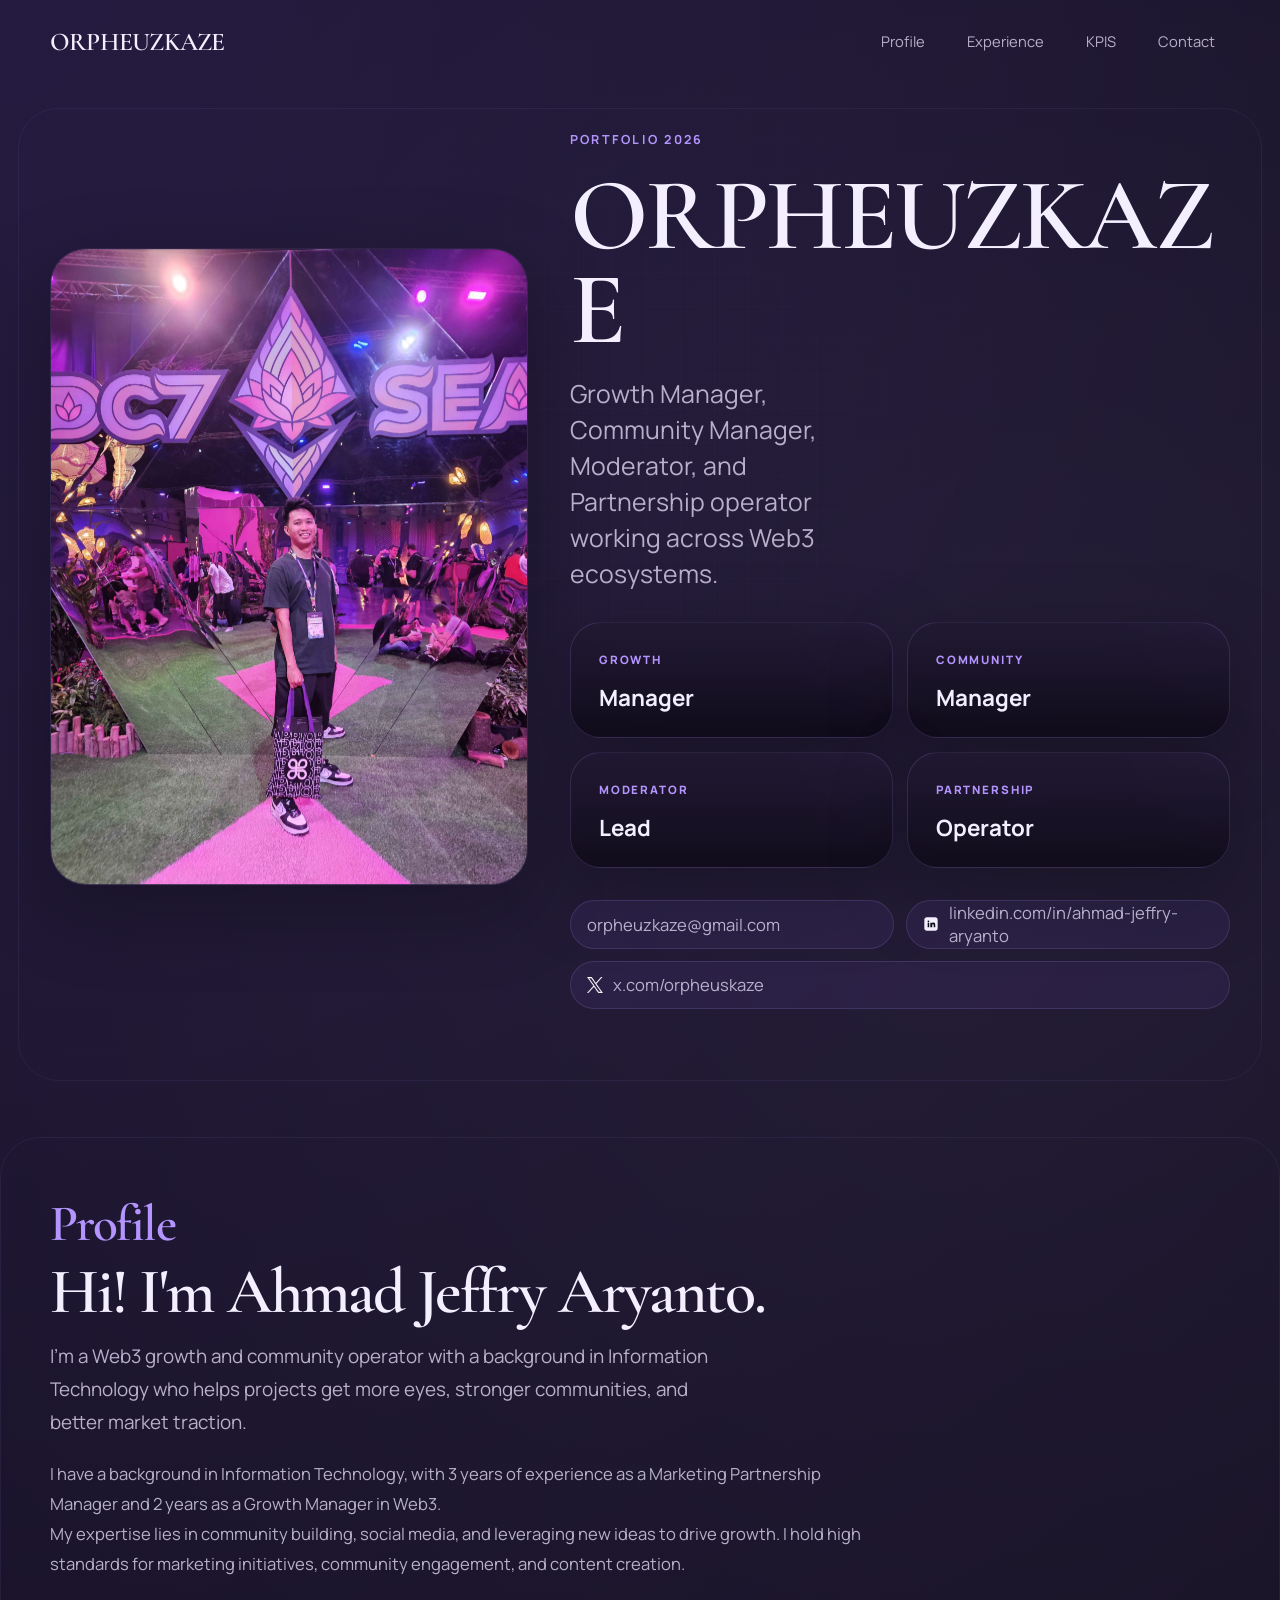
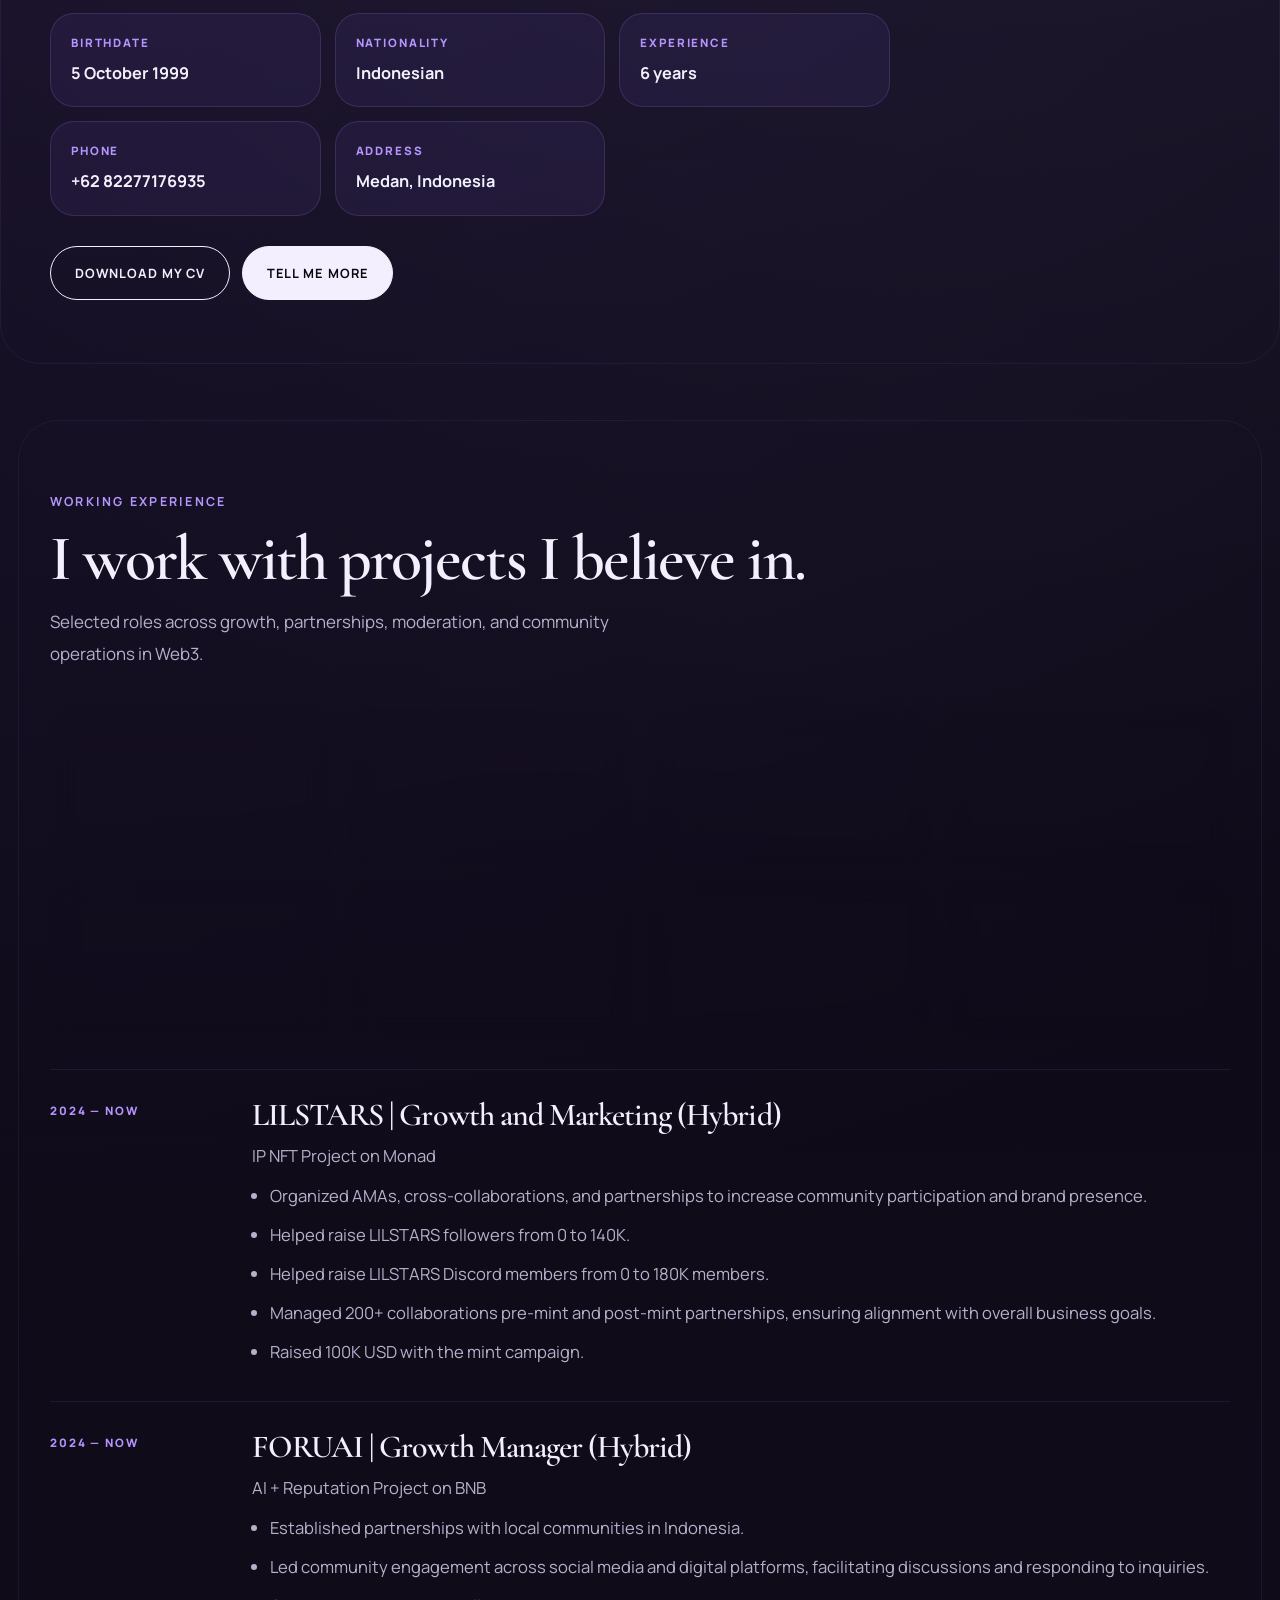
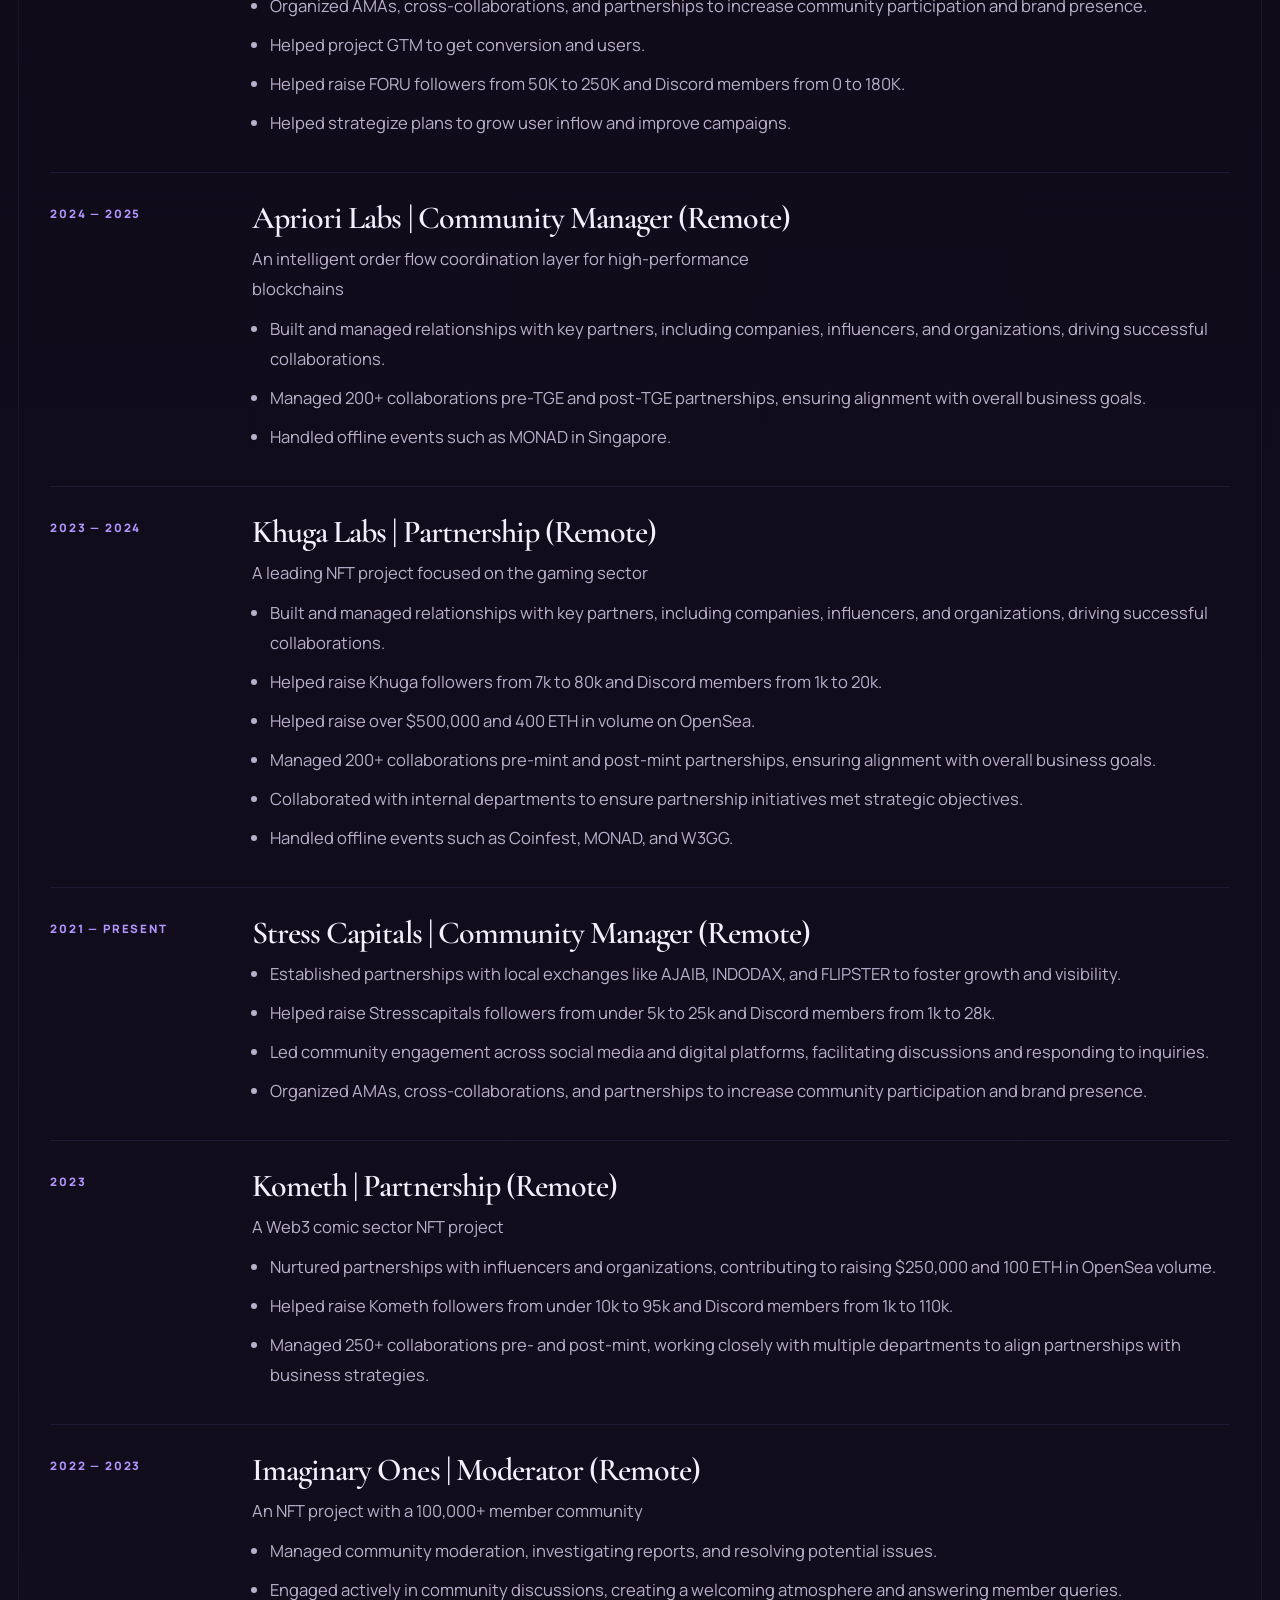
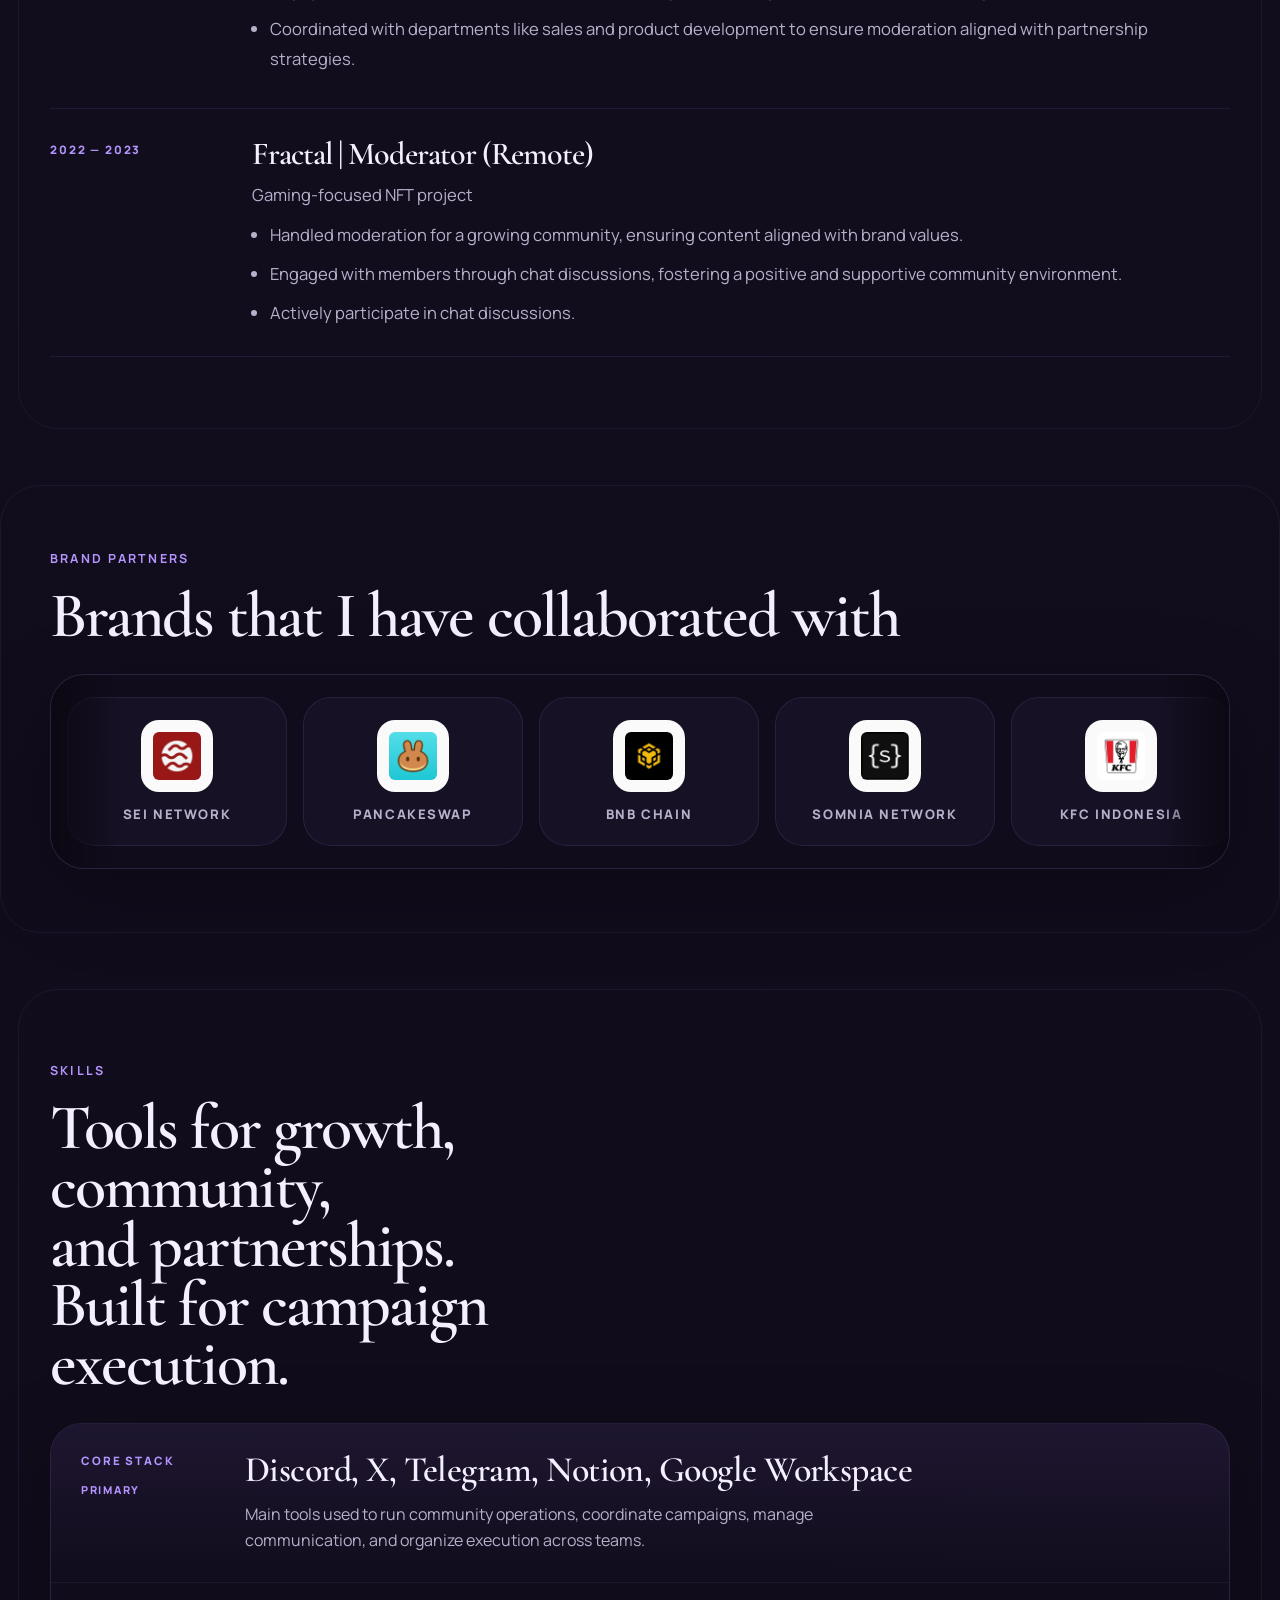
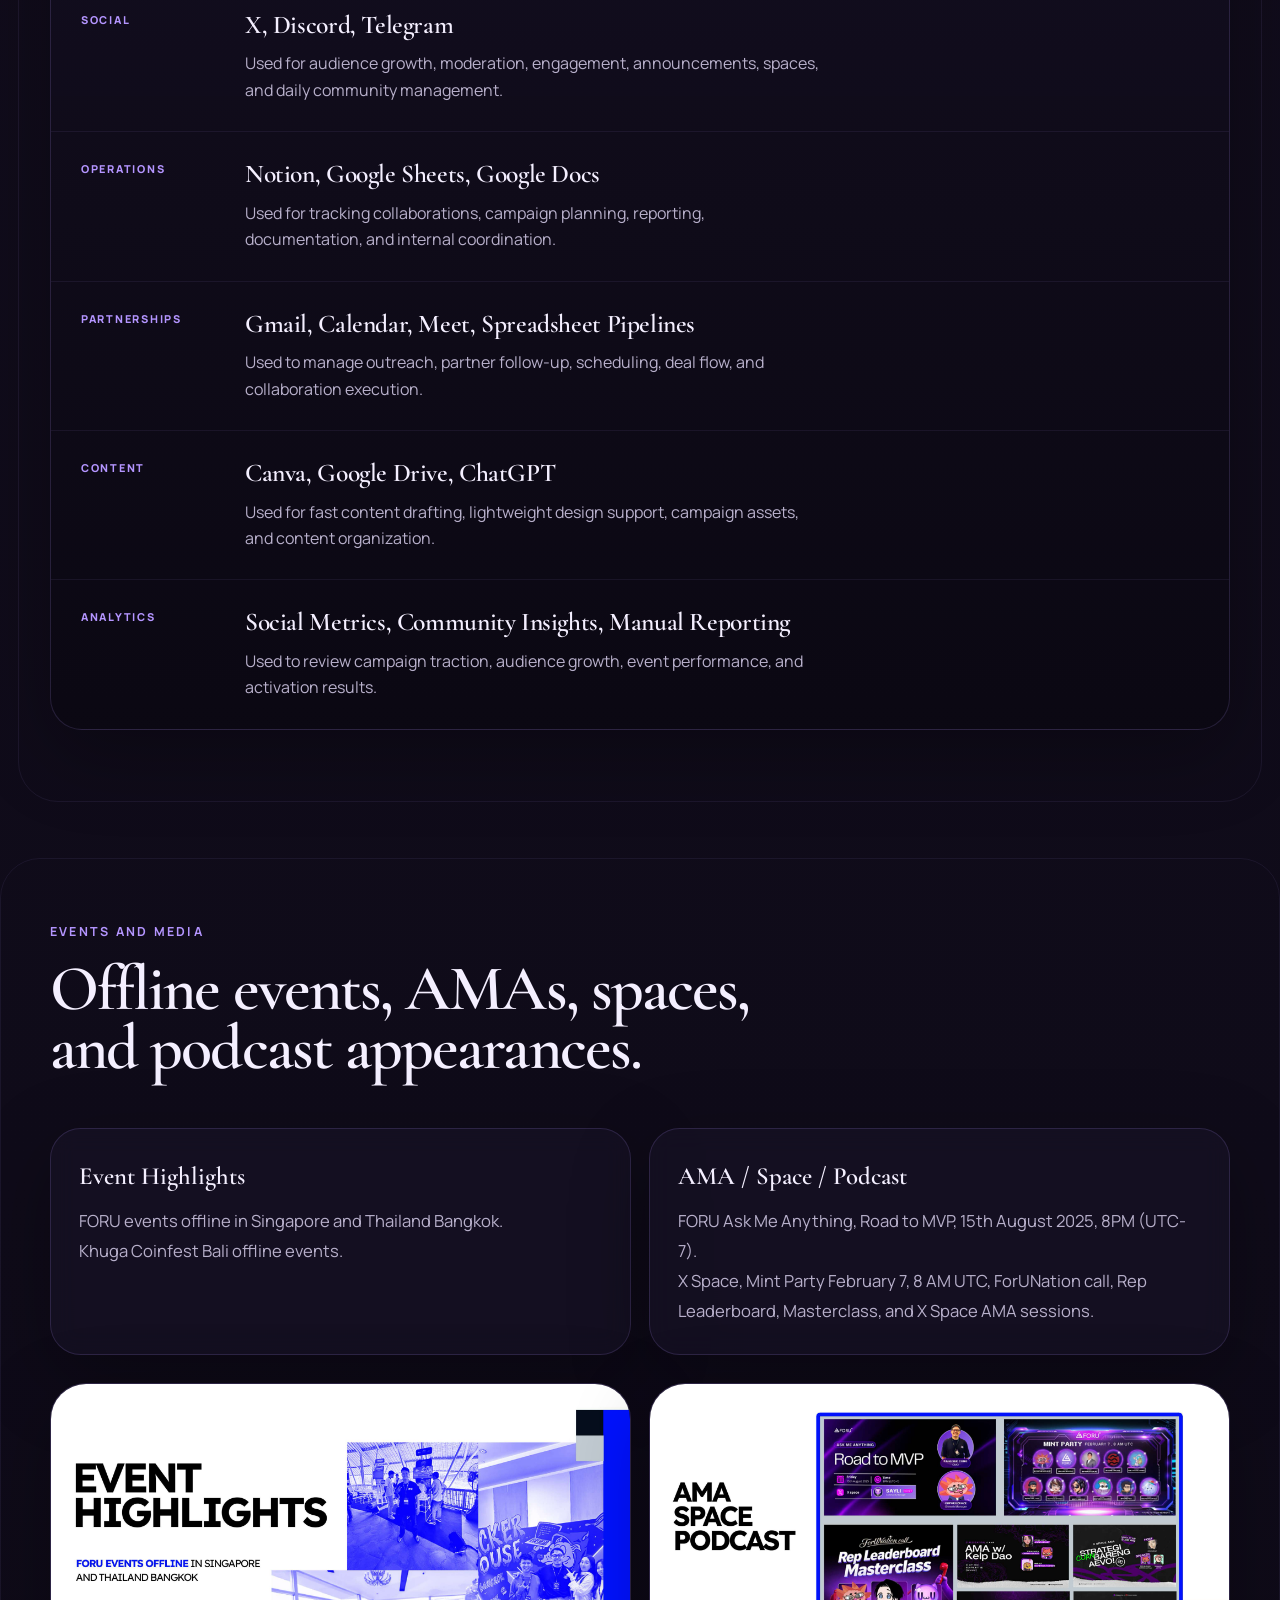
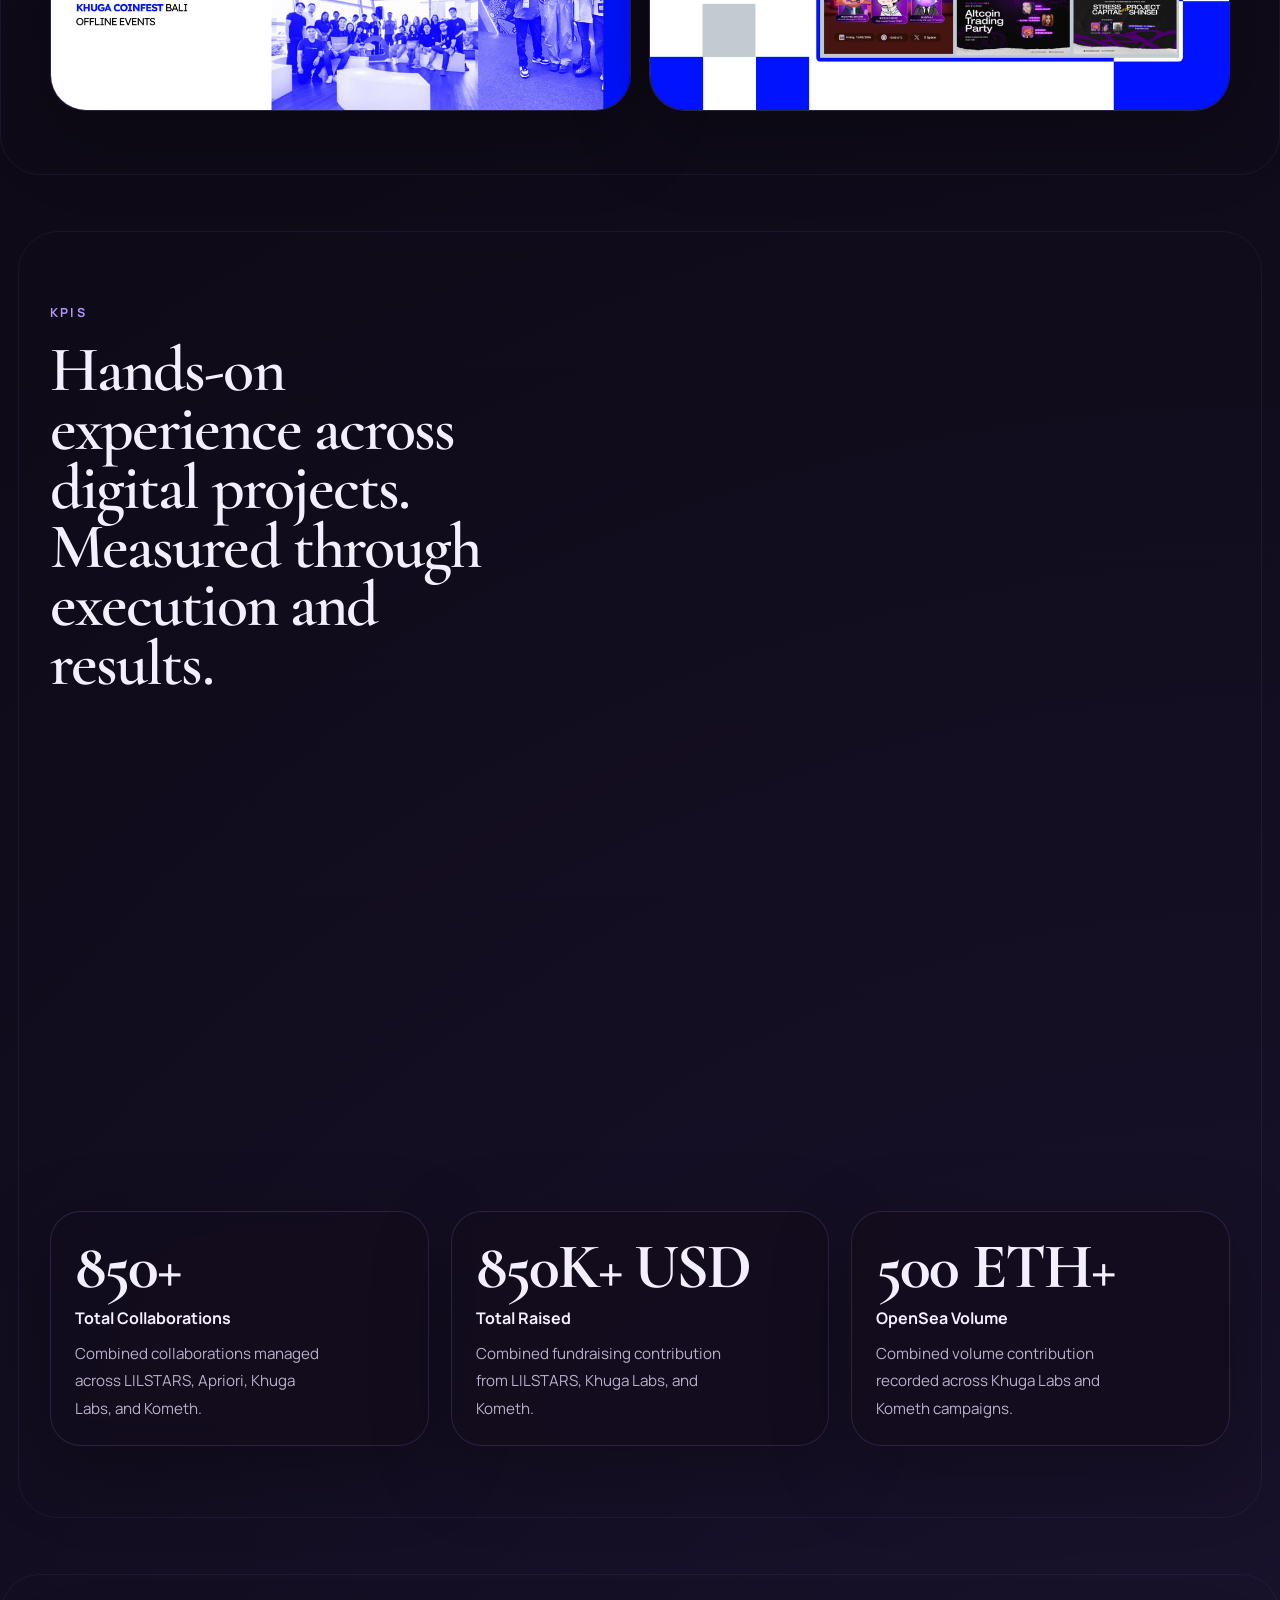
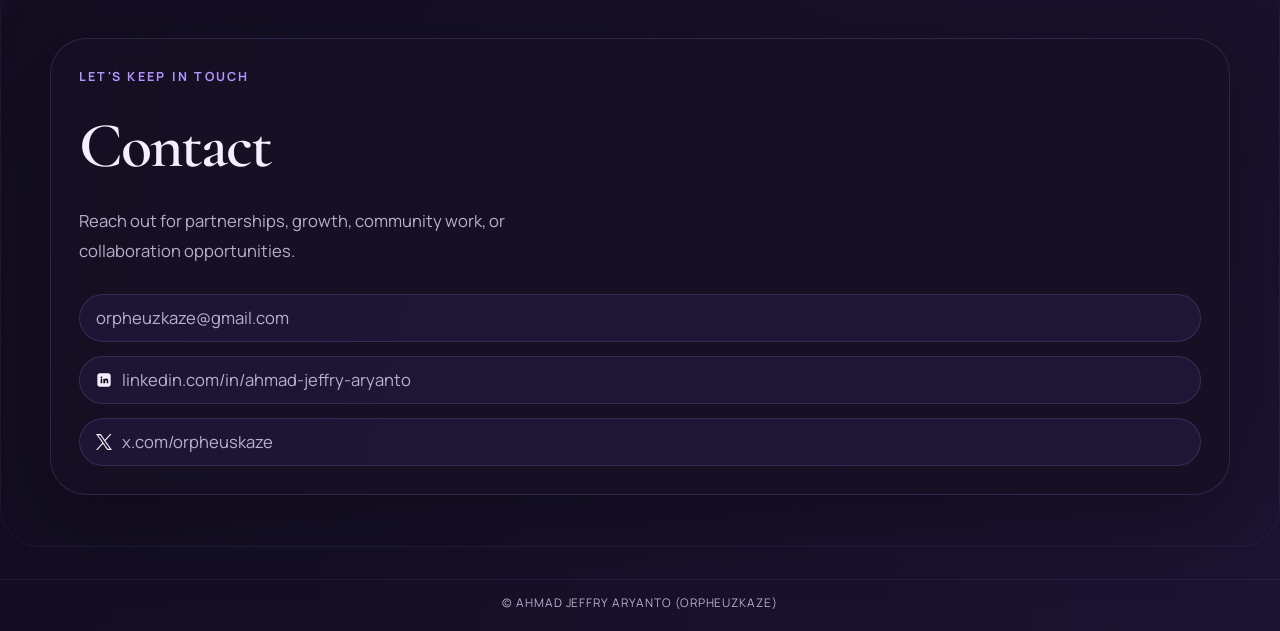
<file: index.html>
<!DOCTYPE html>
<html lang="en">
  <head>
    <meta charset="UTF-8" />
    <meta name="viewport" content="width=device-width, initial-scale=1.0" />
    <title>Orpheuzkaze Portfolio</title>
    <meta
      name="description"
      content="Portfolio of Ahmad Jeffry Aryanto (Orpheuzkaze), a Web3 growth, community, moderation, and partnership operator."
    />
    <meta name="robots" content="index, follow" />
    <meta name="author" content="Ahmad Jeffry Aryanto" />
    <link rel="canonical" href="https://ahmadaryanto.com/" />
    <meta property="og:type" content="website" />
    <meta property="og:site_name" content="Orpheuzkaze Portfolio" />
    <meta property="og:title" content="Orpheuzkaze Portfolio" />
    <meta
      property="og:description"
      content="Portfolio of Ahmad Jeffry Aryanto (Orpheuzkaze), a Web3 growth, community, moderation, and partnership operator."
    />
    <meta property="og:url" content="https://ahmadaryanto.com/" />
    <meta property="og:image" content="https://ahmadaryanto.com/assets/profile-picture.webp" />
    <meta property="og:image:alt" content="Ahmad Jeffry Aryanto profile picture" />
    <meta name="twitter:card" content="summary_large_image" />
    <meta name="twitter:title" content="Orpheuzkaze Portfolio" />
    <meta
      name="twitter:description"
      content="Portfolio of Ahmad Jeffry Aryanto (Orpheuzkaze), a Web3 growth, community, moderation, and partnership operator."
    />
    <meta name="twitter:image" content="https://ahmadaryanto.com/assets/profile-picture.webp" />
    <link rel="preconnect" href="https://fonts.googleapis.com" />
    <link rel="preconnect" href="https://fonts.gstatic.com" crossorigin />
    <link
      href="https://fonts.googleapis.com/css2?family=Cormorant+Garamond:wght@500;600;700&family=Manrope:wght@400;500;600;700;800&display=swap"
      rel="stylesheet"
    />
    <link rel="stylesheet" href="./styles.css?v=20260502h" />
  </head>
  <body>
    <header class="site-header">
      <div class="container header-inner">
        <a class="brand" href="#top">ORPHEUZKAZE</a>
        <nav class="site-nav">
          <a href="#profile">Profile</a>
          <a href="#experience">Experience</a>
          <a href="#kpis">KPIS</a>
          <a href="#contact">Contact</a>
        </nav>
      </div>
    </header>

    <main id="top">
      <section class="hero section">
        <div class="container hero-grid">
          <div class="hero-media">
            <div class="image-shell">
              <div class="profile-fallback" aria-hidden="true">
                <span class="profile-fallback__initials">AJA</span>
                <span class="profile-fallback__label">Profile image unavailable</span>
              </div>
              <img
                src="./assets/profile-picture.webp"
                alt="Ahmad Jeffry Aryanto profile picture"
              />
            </div>
          </div>

          <div class="hero-copy">
            <p class="eyebrow">Portfolio 2026</p>
            <h1>ORPHEUZKAZE</h1>
            <p class="hero-text">
              Growth Manager, Community Manager, Moderator, and Partnership
              operator working across Web3 ecosystems.
            </p>

            <div class="role-grid">
              <article class="role-card">
                <span>Growth</span>
                <strong>Manager</strong>
              </article>
              <article class="role-card">
                <span>Community</span>
                <strong>Manager</strong>
              </article>
              <article class="role-card">
                <span>Moderator</span>
                <strong>Lead</strong>
              </article>
              <article class="role-card">
                <span>Partnership</span>
                <strong>Operator</strong>
              </article>
            </div>

          <div class="contact-row">
              <a href="mailto:orpheuzkaze@gmail.com" class="social-link">
                <span>orpheuzkaze@gmail.com</span>
              </a>
              <a href="https://www.linkedin.com/in/ahmad-jeffry-aryanto-00a70b88/?locale=en" target="_blank" rel="noreferrer" class="social-link">
                <span class="social-icon social-icon-linkedin" aria-hidden="true">
                  <svg viewBox="0 0 24 24" aria-hidden="true" focusable="false">
                    <rect x="2" y="2" width="20" height="20" rx="4" fill="currentColor"></rect>
                    <path fill="#09070f" d="M7 10h2.3v7H7zm1.15-3.3a1.35 1.35 0 1 1 0 2.7 1.35 1.35 0 0 1 0-2.7zM11 10h2.2v1h.03c.31-.58 1.1-1.2 2.27-1.2 2.43 0 2.88 1.6 2.88 3.7V17h-2.3v-3.1c0-.74-.01-1.69-1.03-1.69-1.04 0-1.2.81-1.2 1.64V17H11z"></path>
                  </svg>
                </span>
                <span>linkedin.com/in/ahmad-jeffry-aryanto</span>
              </a>
              <a href="https://x.com/orpheuskaze" target="_blank" rel="noreferrer" class="social-link">
                <img src="./assets/x-logo-icon.png" alt="" class="social-icon-image" aria-hidden="true" />
                <span>x.com/orpheuskaze</span>
              </a>
            </div>
          </div>
        </div>
      </section>

      <section id="profile" class="section">
        <div class="container profile-spotlight">
          <div class="profile-copy">
            <h1 class="section-title">Profile</h1>
            <h2>Hi! I'm Ahmad Jeffry Aryanto.</h2>
            <p class="profile-lead">
              I'm a Web3 growth and community operator with a background in
              Information Technology who helps projects get more eyes, stronger
              communities, and better market traction.
            </p>
            <p class="body-text">
              I have a background in Information Technology, with 3 years of
              experience as a Marketing Partnership Manager and 2 years as a
              Growth Manager in Web3.
            </p>
            <p class="body-text">
              My expertise lies in community building, social media, and
              leveraging new ideas to drive growth. I hold high standards for
              marketing initiatives, community engagement, and content creation.
            </p>
            <div class="profile-details">
              <div class="profile-detail">
                <span>Birthdate</span>
                <strong>5 October 1999</strong>
              </div>
              <div class="profile-detail">
                <span>Nationality</span>
                <strong>Indonesian</strong>
              </div>
              <div class="profile-detail">
                <span>Experience</span>
                <strong>6 years</strong>
              </div>
              <div class="profile-detail">
                <span>Phone</span>
                <strong>+62 82277176935</strong>
              </div>
              <div class="profile-detail">
                <span>Address</span>
                <strong>Medan, Indonesia</strong>
              </div>
            </div>
            <div class="profile-actions">
              <a class="button-link cv-button" href="https://drive.google.com/file/d/1wue5ryb0P2XKSehB8IM425s2UZkMmP1T/view" target="_blank" rel="noreferrer">
                Download my CV
              </a>
              <button class="button-link" type="button" id="tell-more-btn">Tell me more</button>
            </div>
          </div>
        </div>
      </section>

      <section id="experience" class="section">
        <div class="container experience-section">
          <div class="experience-intro">
            <p class="eyebrow">Working Experience</p>
            <h2>I work with projects I believe in.</h2>
            <p class="experience-summary">
              Selected roles across growth, partnerships, moderation, and community operations in Web3.
            </p>
          </div>

          <div class="experience-logos">
            <a class="experience-logo-card" href="https://x.com/4uaicrypto" target="_blank" rel="noreferrer">
              <img src="./logos/Foruai.jpg" alt="FORUAI logo" />
              <span>FORUAI</span>
            </a>
            <a class="experience-logo-card" href="https://x.com/Lilstarrrs" target="_blank" rel="noreferrer">
              <img src="./logos/Lilstars.jpg" alt="LILSTARS logo" />
              <span>LILSTARS</span>
            </a>
            <a class="experience-logo-card" href="https://x.com/aPriori" target="_blank" rel="noreferrer">
              <img src="./logos/Apriori.jpg" alt="Apriori logo" />
              <span>APRIORI</span>
            </a>
            <a class="experience-logo-card" href="https://x.com/Khugaverse" target="_blank" rel="noreferrer">
              <img src="./logos/Khuga.jpg" alt="Khuga logo" />
              <span>KHUGA</span>
            </a>
            <a class="experience-logo-card" href="https://x.com/KomethXYZ" target="_blank" rel="noreferrer">
              <img src="./logos/Kometh.jpg" alt="Kometh logo" />
              <span>KOMETH</span>
            </a>
            <a class="experience-logo-card" href="https://x.com/imaginary_ones" target="_blank" rel="noreferrer">
              <img src="./logos/Imaginary ones.jpg" alt="Imaginary Ones logo" />
              <span>IMAGINARY ONES</span>
            </a>
            <a class="experience-logo-card" href="https://x.com/fractalwagmi" target="_blank" rel="noreferrer">
              <img src="./logos/Fractal.jpg" alt="Fractal logo" />
              <span>FRACTAL</span>
            </a>
            <a class="experience-logo-card" href="https://x.com/StressCapitals" target="_blank" rel="noreferrer">
              <img src="./logos/Stress capitals.jpg" alt="Stress Capitals logo" />
              <span>STRESS CAPITALS</span>
            </a>
          </div>

          <div class="experience-timeline">
            <article class="experience-entry">
              <div class="experience-year">2024 — Now</div>
              <div class="experience-body">
                <a class="experience-title" href="https://x.com/Lilstarrrs" target="_blank" rel="noreferrer">LILSTARS | Growth and Marketing (Hybrid)</a>
                <p class="experience-meta">IP NFT Project on Monad</p>
                <ul>
                  <li>Organized AMAs, cross-collaborations, and partnerships to increase community participation and brand presence.</li>
                  <li>Helped raise LILSTARS followers from 0 to 140K.</li>
                  <li>Helped raise LILSTARS Discord members from 0 to 180K members.</li>
                  <li>Managed 200+ collaborations pre-mint and post-mint partnerships, ensuring alignment with overall business goals.</li>
                  <li>Raised 100K USD with the mint campaign.</li>
                </ul>
              </div>
            </article>

            <article class="experience-entry">
              <div class="experience-year">2024 — Now</div>
              <div class="experience-body">
                <a class="experience-title" href="https://x.com/foruai" target="_blank" rel="noreferrer">FORUAI | Growth Manager (Hybrid)</a>
                <p class="experience-meta">AI + Reputation Project on BNB</p>
                <ul>
                  <li>Established partnerships with local communities in Indonesia.</li>
                  <li>Led community engagement across social media and digital platforms, facilitating discussions and responding to inquiries.</li>
                  <li>Organized AMAs, cross-collaborations, and partnerships to increase community participation and brand presence.</li>
                  <li>Helped project GTM to get conversion and users.</li>
                  <li>Helped raise FORU followers from 50K to 250K and Discord members from 0 to 180K.</li>
                  <li>Helped strategize plans to grow user inflow and improve campaigns.</li>
                </ul>
              </div>
            </article>

            <article class="experience-entry">
              <div class="experience-year">2024 — 2025</div>
              <div class="experience-body">
                <a class="experience-title" href="https://x.com/aPriori" target="_blank" rel="noreferrer">Apriori Labs | Community Manager (Remote)</a>
                <p class="experience-meta">An intelligent order flow coordination layer for high-performance blockchains</p>
                <ul>
                  <li>Built and managed relationships with key partners, including companies, influencers, and organizations, driving successful collaborations.</li>
                  <li>Managed 200+ collaborations pre-TGE and post-TGE partnerships, ensuring alignment with overall business goals.</li>
                  <li>Handled offline events such as MONAD in Singapore.</li>
                </ul>
              </div>
            </article>

            <article class="experience-entry">
              <div class="experience-year">2023 — 2024</div>
              <div class="experience-body">
                <a class="experience-title" href="https://x.com/Khugaverse" target="_blank" rel="noreferrer">Khuga Labs | Partnership (Remote)</a>
                <p class="experience-meta">A leading NFT project focused on the gaming sector</p>
                <ul>
                  <li>Built and managed relationships with key partners, including companies, influencers, and organizations, driving successful collaborations.</li>
                  <li>Helped raise Khuga followers from 7k to 80k and Discord members from 1k to 20k.</li>
                  <li>Helped raise over $500,000 and 400 ETH in volume on OpenSea.</li>
                  <li>Managed 200+ collaborations pre-mint and post-mint partnerships, ensuring alignment with overall business goals.</li>
                  <li>Collaborated with internal departments to ensure partnership initiatives met strategic objectives.</li>
                  <li>Handled offline events such as Coinfest, MONAD, and W3GG.</li>
                </ul>
              </div>
            </article>

            <article class="experience-entry">
              <div class="experience-year">2021 — Present</div>
              <div class="experience-body">
                <a class="experience-title" href="https://x.com/StressCapitals" target="_blank" rel="noreferrer">Stress Capitals | Community Manager (Remote)</a>
                <ul>
                  <li>Established partnerships with local exchanges like AJAIB, INDODAX, and FLIPSTER to foster growth and visibility.</li>
                  <li>Helped raise Stresscapitals followers from under 5k to 25k and Discord members from 1k to 28k.</li>
                  <li>Led community engagement across social media and digital platforms, facilitating discussions and responding to inquiries.</li>
                  <li>Organized AMAs, cross-collaborations, and partnerships to increase community participation and brand presence.</li>
                </ul>
              </div>
            </article>

            <article class="experience-entry">
              <div class="experience-year">2023</div>
              <div class="experience-body">
                <a class="experience-title" href="https://x.com/KomethXYZ" target="_blank" rel="noreferrer">Kometh | Partnership (Remote)</a>
                <p class="experience-meta">A Web3 comic sector NFT project</p>
                <ul>
                  <li>Nurtured partnerships with influencers and organizations, contributing to raising $250,000 and 100 ETH in OpenSea volume.</li>
                  <li>Helped raise Kometh followers from under 10k to 95k and Discord members from 1k to 110k.</li>
                  <li>Managed 250+ collaborations pre- and post-mint, working closely with multiple departments to align partnerships with business strategies.</li>
                </ul>
              </div>
            </article>

            <article class="experience-entry">
              <div class="experience-year">2022 — 2023</div>
              <div class="experience-body">
                <a class="experience-title" href="https://x.com/Imaginary_Ones" target="_blank" rel="noreferrer">Imaginary Ones | Moderator (Remote)</a>
                <p class="experience-meta">An NFT project with a 100,000+ member community</p>
                <ul>
                  <li>Managed community moderation, investigating reports, and resolving potential issues.</li>
                  <li>Engaged actively in community discussions, creating a welcoming atmosphere and answering member queries.</li>
                  <li>Coordinated with departments like sales and product development to ensure moderation aligned with partnership strategies.</li>
                </ul>
              </div>
            </article>

            <article class="experience-entry">
              <div class="experience-year">2022 — 2023</div>
              <div class="experience-body">
                <a class="experience-title" href="https://x.com/fractalwagmi" target="_blank" rel="noreferrer">Fractal | Moderator (Remote)</a>
                <p class="experience-meta">Gaming-focused NFT project</p>
                <ul>
                  <li>Handled moderation for a growing community, ensuring content aligned with brand values.</li>
                  <li>Engaged with members through chat discussions, fostering a positive and supportive community environment.</li>
                  <li>Actively participate in chat discussions.</li>
                </ul>
              </div>
            </article>
          </div>
        </div>
      </section>

      <section class="section brands-section">
        <div class="container">
          <p class="eyebrow">Brand Partners</p>
          <h2>Brands that I have collaborated with</h2>
          <div class="marquee" aria-label="Brands that I have collaborated with">
            <div class="marquee__track">
              <div class="marquee__group">
                <a class="marquee-logo-card" href="https://x.com/SeiNetwork" target="_blank" rel="noreferrer" aria-label="Sei Network on X">
                  <img src="./assets/brand-logos/sei.jpg" alt="Sei Network logo" />
                  <span class="marquee-logo-card__sub">Sei Network</span>
                </a>
                <a class="marquee-logo-card" href="https://x.com/PancakeSwap" target="_blank" rel="noreferrer" aria-label="PancakeSwap on X">
                  <img src="./assets/brand-logos/pancakeswap.jpg" alt="PancakeSwap logo" />
                  <span class="marquee-logo-card__sub">PancakeSwap</span>
                </a>
                <a class="marquee-logo-card" href="https://x.com/BNBCHAIN" target="_blank" rel="noreferrer" aria-label="BNB Chain on X">
                  <img src="./assets/brand-logos/bnbchain.jpg" alt="BNB Chain logo" />
                  <span class="marquee-logo-card__sub">BNB Chain</span>
                </a>
                <a class="marquee-logo-card" href="https://x.com/somnia_network" target="_blank" rel="noreferrer" aria-label="Somnia Network on X">
                  <img src="./assets/brand-logos/somnia.png" alt="Somnia Network logo" />
                  <span class="marquee-logo-card__sub">Somnia Network</span>
                </a>
                <a class="marquee-logo-card" href="https://x.com/KFCINDONESIA" target="_blank" rel="noreferrer" aria-label="KFC Indonesia on X">
                  <img src="./assets/brand-logos/kfc-indonesia.jpg" alt="KFC Indonesia logo" />
                  <span class="marquee-logo-card__sub">KFC Indonesia</span>
                </a>
                <a class="marquee-logo-card" href="https://x.com/monad" target="_blank" rel="noreferrer" aria-label="Monad on X">
                  <img src="./assets/brand-logos/monad.jpg" alt="Monad logo" />
                  <span class="marquee-logo-card__sub">Monad</span>
                </a>
                <a class="marquee-logo-card" href="https://x.com/MagicEden" target="_blank" rel="noreferrer" aria-label="Magic Eden on X">
                  <img src="./assets/brand-logos/magiceden.png" alt="Magic Eden logo" />
                  <span class="marquee-logo-card__sub">Magic Eden</span>
                </a>
                <a class="marquee-logo-card" href="https://x.com/PancakeSwap" target="_blank" rel="noreferrer" aria-label="PancakeSwap on X">
                  <img src="./assets/brand-logos/pancakeswap.jpg" alt="PancakeSwap logo" />
                  <span class="marquee-logo-card__sub">PancakeSwap</span>
                </a>
                <a class="marquee-logo-card" href="https://x.com/Tokocrypto" target="_blank" rel="noreferrer" aria-label="Tokocrypto on X">
                  <img src="./assets/brand-logos/tokocrypto.jpg" alt="Tokocrypto logo" />
                  <span class="marquee-logo-card__sub">Tokocrypto</span>
                </a>
                <a class="marquee-logo-card" href="https://x.com/blumcrypto" target="_blank" rel="noreferrer" aria-label="Blum on X">
                  <img src="./assets/brand-logos/blum.jpg" alt="Blum logo" />
                  <span class="marquee-logo-card__sub">Blum</span>
                </a>
                <a class="marquee-logo-card" href="https://x.com/reku_id" target="_blank" rel="noreferrer" aria-label="Reku on X">
                  <img src="./assets/brand-logos/reku.jpg" alt="Reku logo" />
                  <span class="marquee-logo-card__sub">Reku</span>
                </a>
                <a class="marquee-logo-card" href="https://x.com/MEXC" target="_blank" rel="noreferrer" aria-label="MEXC on X">
                  <img src="./assets/brand-logos/mexc.jpg" alt="MEXC logo" />
                  <span class="marquee-logo-card__sub">MEXC</span>
                </a>
              </div>
              <div class="marquee__group" aria-hidden="true">
                <a class="marquee-logo-card" href="https://x.com/SeiNetwork" target="_blank" rel="noreferrer" tabindex="-1">
                  <img src="./assets/brand-logos/sei.jpg" alt="" />
                  <span class="marquee-logo-card__sub">Sei Network</span>
                </a>
                <a class="marquee-logo-card" href="https://x.com/PancakeSwap" target="_blank" rel="noreferrer" tabindex="-1">
                  <img src="./assets/brand-logos/pancakeswap.jpg" alt="" />
                  <span class="marquee-logo-card__sub">PancakeSwap</span>
                </a>
                <a class="marquee-logo-card" href="https://x.com/BNBCHAIN" target="_blank" rel="noreferrer" tabindex="-1">
                  <img src="./assets/brand-logos/bnbchain.jpg" alt="" />
                  <span class="marquee-logo-card__sub">BNB Chain</span>
                </a>
                <a class="marquee-logo-card" href="https://x.com/somnia_network" target="_blank" rel="noreferrer" tabindex="-1">
                  <img src="./assets/brand-logos/somnia.png" alt="" />
                  <span class="marquee-logo-card__sub">Somnia Network</span>
                </a>
                <a class="marquee-logo-card" href="https://x.com/KFCINDONESIA" target="_blank" rel="noreferrer" tabindex="-1">
                  <img src="./assets/brand-logos/kfc-indonesia.jpg" alt="" />
                  <span class="marquee-logo-card__sub">KFC Indonesia</span>
                </a>
                <a class="marquee-logo-card" href="https://x.com/monad" target="_blank" rel="noreferrer" tabindex="-1">
                  <img src="./assets/brand-logos/monad.jpg" alt="" />
                  <span class="marquee-logo-card__sub">Monad</span>
                </a>
                <a class="marquee-logo-card" href="https://x.com/MagicEden" target="_blank" rel="noreferrer" tabindex="-1">
                  <img src="./assets/brand-logos/magiceden.png" alt="" />
                  <span class="marquee-logo-card__sub">Magic Eden</span>
                </a>
                <a class="marquee-logo-card" href="https://x.com/PancakeSwap" target="_blank" rel="noreferrer" tabindex="-1">
                  <img src="./assets/brand-logos/pancakeswap.jpg" alt="" />
                  <span class="marquee-logo-card__sub">PancakeSwap</span>
                </a>
                <a class="marquee-logo-card" href="https://x.com/Tokocrypto" target="_blank" rel="noreferrer" tabindex="-1">
                  <img src="./assets/brand-logos/tokocrypto.jpg" alt="" />
                  <span class="marquee-logo-card__sub">Tokocrypto</span>
                </a>
                <a class="marquee-logo-card" href="https://x.com/blumcrypto" target="_blank" rel="noreferrer" tabindex="-1">
                  <img src="./assets/brand-logos/blum.jpg" alt="" />
                  <span class="marquee-logo-card__sub">Blum</span>
                </a>
                <a class="marquee-logo-card" href="https://x.com/reku_id" target="_blank" rel="noreferrer" tabindex="-1">
                  <img src="./assets/brand-logos/reku.jpg" alt="" />
                  <span class="marquee-logo-card__sub">Reku</span>
                </a>
                <a class="marquee-logo-card" href="https://x.com/MEXC" target="_blank" rel="noreferrer" tabindex="-1">
                  <img src="./assets/brand-logos/mexc.jpg" alt="" />
                  <span class="marquee-logo-card__sub">MEXC</span>
                </a>
              </div>
            </div>
          </div>
        </div>
      </section>

      <section class="section awards-section">
        <div class="container">
          <p class="eyebrow">Skills</p>
          <h2>Tools for growth, community, and partnerships.<br />Built for campaign execution.</h2>

          <div class="awards-table">
            <article class="award-row award-row-feature">
              <div class="award-row__meta">
                <span class="kpi-label">Core Stack</span>
                <span class="award-year">Primary</span>
              </div>
              <div class="award-row__content">
                <strong>Discord, X, Telegram, Notion, Google Workspace</strong>
                <p>Main tools used to run community operations, coordinate campaigns, manage communication, and organize execution across teams.</p>
              </div>
            </article>

            <article class="award-row">
              <div class="award-row__meta">
                <span class="award-year">Social</span>
              </div>
              <div class="award-row__content">
                <strong>X, Discord, Telegram</strong>
                <p>Used for audience growth, moderation, engagement, announcements, spaces, and daily community management.</p>
              </div>
            </article>

            <article class="award-row">
              <div class="award-row__meta">
                <span class="award-year">Operations</span>
              </div>
              <div class="award-row__content">
                <strong>Notion, Google Sheets, Google Docs</strong>
                <p>Used for tracking collaborations, campaign planning, reporting, documentation, and internal coordination.</p>
              </div>
            </article>

            <article class="award-row">
              <div class="award-row__meta">
                <span class="award-year">Partnerships</span>
              </div>
              <div class="award-row__content">
                <strong>Gmail, Calendar, Meet, Spreadsheet Pipelines</strong>
                <p>Used to manage outreach, partner follow-up, scheduling, deal flow, and collaboration execution.</p>
              </div>
            </article>

            <article class="award-row">
              <div class="award-row__meta">
                <span class="award-year">Content</span>
              </div>
              <div class="award-row__content">
                <strong>Canva, Google Drive, ChatGPT</strong>
                <p>Used for fast content drafting, lightweight design support, campaign assets, and content organization.</p>
              </div>
            </article>

            <article class="award-row">
              <div class="award-row__meta">
                <span class="award-year">Analytics</span>
              </div>
              <div class="award-row__content">
                <strong>Social Metrics, Community Insights, Manual Reporting</strong>
                <p>Used to review campaign traction, audience growth, event performance, and activation results.</p>
              </div>
            </article>
          </div>
        </div>
      </section>

      <section class="section">
        <div class="container">
          <p class="eyebrow">Events and Media</p>
          <h2>Offline events, AMAs, spaces, and podcast appearances.</h2>
          <div class="event-grid">
            <article class="mini-panel">
              <strong>Event Highlights</strong>
              <p>FORU events offline in Singapore and Thailand Bangkok.</p>
              <p>Khuga Coinfest Bali offline events.</p>
            </article>
            <article class="mini-panel">
              <strong>AMA / Space / Podcast</strong>
              <p>FORU Ask Me Anything, Road to MVP, 15th August 2025, 8PM (UTC-7).</p>
              <p>X Space, Mint Party February 7, 8 AM UTC, ForUNation call, Rep Leaderboard, Masterclass, and X Space AMA sessions.</p>
            </article>
          </div>

          <div class="image-grid image-grid-two">
            <div class="image-shell">
              <img src="./assets/pdf-pages/page-08.png" alt="Event highlights page from the PDF" />
            </div>
            <div class="image-shell">
              <img src="./assets/pdf-pages/page-09.png" alt="AMA, space, and podcast page from the PDF" />
            </div>
          </div>
        </div>
      </section>

      <section id="kpis" class="section kpis-section">
        <div class="container">
          <p class="eyebrow">KPIS</p>
          <h2>Hands-on experience across digital projects.<br />Measured through execution and results.</h2>

          <div class="kpis-intro">
            <article class="kpi-card kpi-card-text">
              <span class="kpi-label">Overview</span>
              <p>
                Years of work across growth, community, moderation, partnerships,
                launches, and GTM execution have created a practical foundation for
                digital campaigns built to perform.
              </p>
            </article>

            <article class="kpi-card kpi-card-text">
              <span class="kpi-label">Execution</span>
              <p>
                The focus stays on audience growth, conversion, collaboration,
                fundraising support, and stronger ecosystem traction across every
                project cycle.
              </p>
            </article>
          </div>

          <div class="kpi-metrics">
            <article class="kpi-card kpi-stat-card">
              <strong>518K+</strong>
              <span class="kpi-stat-label">Total Followers Growth</span>
              <p>Combined follower growth supported across LILSTARS, FORUAI, Khuga Labs, Stress Capitals, and Kometh.</p>
            </article>

            <article class="kpi-card kpi-stat-card">
              <strong>515K</strong>
              <span class="kpi-stat-label">Total Discord Growth</span>
              <p>Combined Discord member growth achieved across LILSTARS, FORUAI, Khuga Labs, Stress Capitals, and Kometh.</p>
            </article>

            <article class="kpi-card kpi-stat-card">
              <strong>1.03M+</strong>
              <span class="kpi-stat-label">Total Social Reach Built</span>
              <p>Combined social and community audience built across documented follower and Discord growth metrics.</p>
            </article>

            <article class="kpi-card kpi-stat-card">
              <strong>850+</strong>
              <span class="kpi-stat-label">Total Collaborations</span>
              <p>Combined collaborations managed across LILSTARS, Apriori, Khuga Labs, and Kometh.</p>
            </article>

            <article class="kpi-card kpi-stat-card">
              <strong>850K+ USD</strong>
              <span class="kpi-stat-label">Total Raised</span>
              <p>Combined fundraising contribution from LILSTARS, Khuga Labs, and Kometh.</p>
            </article>

            <article class="kpi-card kpi-stat-card">
              <strong>500 ETH+</strong>
              <span class="kpi-stat-label">OpenSea Volume</span>
              <p>Combined volume contribution recorded across Khuga Labs and Kometh campaigns.</p>
            </article>
          </div>
        </div>
      </section>

      <section id="contact" class="section contact-section">
        <div class="container contact-box">
          <div class="contact-box__intro">
            <p class="eyebrow">Let's Keep In Touch</p>
            <h2>Contact</h2>
            <p class="body-text contact-box__text">
              Reach out for partnerships, growth, community work, or collaboration opportunities.
            </p>
          </div>
          <div class="contact-row contact-row--stacked">
            <a href="mailto:orpheuzkaze@gmail.com" class="social-link">
              <span>orpheuzkaze@gmail.com</span>
            </a>
            <a href="https://www.linkedin.com/in/ahmad-jeffry-aryanto-00a70b88/?locale=en" target="_blank" rel="noreferrer" class="social-link">
              <span class="social-icon social-icon-linkedin" aria-hidden="true">
                <svg viewBox="0 0 24 24" aria-hidden="true" focusable="false">
                  <rect x="2" y="2" width="20" height="20" rx="4" fill="currentColor"></rect>
                  <path fill="#09070f" d="M7 10h2.3v7H7zm1.15-3.3a1.35 1.35 0 1 1 0 2.7 1.35 1.35 0 0 1 0-2.7zM11 10h2.2v1h.03c.31-.58 1.1-1.2 2.27-1.2 2.43 0 2.88 1.6 2.88 3.7V17h-2.3v-3.1c0-.74-.01-1.69-1.03-1.69-1.04 0-1.2.81-1.2 1.64V17H11z"></path>
                </svg>
              </span>
              <span>linkedin.com/in/ahmad-jeffry-aryanto</span>
            </a>
            <a href="https://x.com/orpheuskaze" target="_blank" rel="noreferrer" class="social-link">
              <img src="./assets/x-logo-icon.png" alt="" class="social-icon-image" aria-hidden="true" />
              <span>x.com/orpheuskaze</span>
            </a>
          </div>
        </div>
      </section>
    </main>

    <footer class="site-footer">
      <div class="container">
        <p>&copy; Ahmad Jeffry Aryanto (Orpheuzkaze)</p>
      </div>
    </footer>

    <script>
      const tellMoreBtn = document.getElementById('tell-more-btn');
      if (tellMoreBtn) {
        tellMoreBtn.addEventListener('click', () => {
          window.location.href = './profile.html';
        });
      }
    </script>
    <script src="./site.js?v=20260502d"></script>
  </body>
</html>
</file>
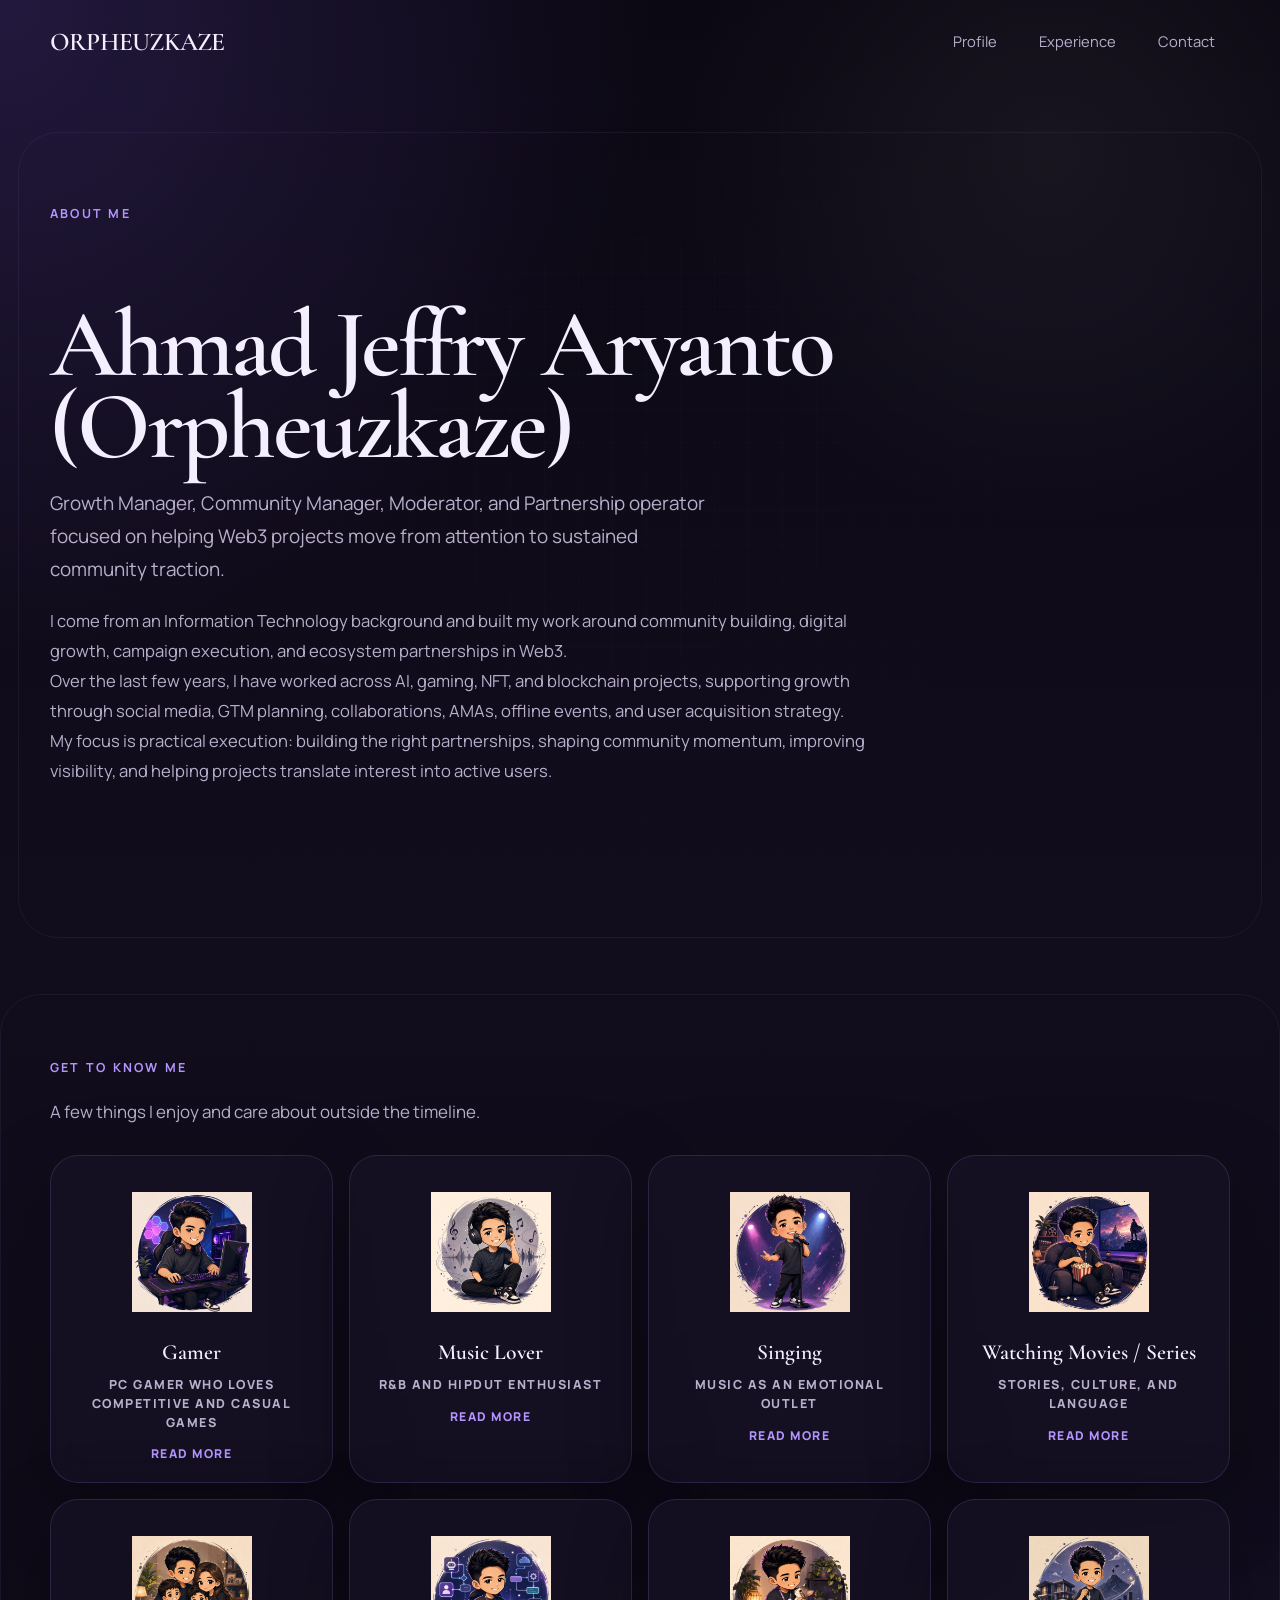
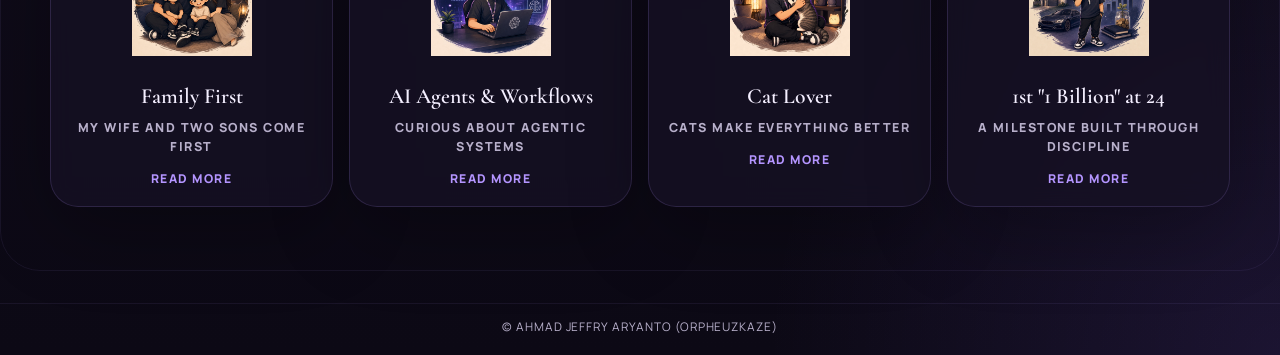
<file: profile.html>
<!DOCTYPE html>
<html lang="en">
  <head>
    <meta charset="UTF-8" />
    <meta name="viewport" content="width=device-width, initial-scale=1.0" />
    <title>About Ahmad Jeffry Aryanto</title>
    <meta
      name="description"
      content="More about Ahmad Jeffry Aryanto (Orpheuzkaze), including profile, focus areas, and background."
    />
    <meta name="robots" content="index, follow" />
    <meta name="author" content="Ahmad Jeffry Aryanto" />
    <link rel="canonical" href="https://ahmadaryanto.com/profile.html" />
    <meta property="og:type" content="profile" />
    <meta property="og:site_name" content="Orpheuzkaze Portfolio" />
    <meta property="og:title" content="About Ahmad Jeffry Aryanto" />
    <meta
      property="og:description"
      content="More about Ahmad Jeffry Aryanto (Orpheuzkaze), including profile, focus areas, and background."
    />
    <meta property="og:url" content="https://ahmadaryanto.com/profile.html" />
    <meta property="og:image" content="https://ahmadaryanto.com/assets/profile-picture.webp" />
    <meta property="og:image:alt" content="Ahmad Jeffry Aryanto profile picture" />
    <meta name="twitter:card" content="summary_large_image" />
    <meta name="twitter:title" content="About Ahmad Jeffry Aryanto" />
    <meta
      name="twitter:description"
      content="More about Ahmad Jeffry Aryanto (Orpheuzkaze), including profile, focus areas, and background."
    />
    <meta name="twitter:image" content="https://ahmadaryanto.com/assets/profile-picture.webp" />
    <link rel="preconnect" href="https://fonts.googleapis.com" />
    <link rel="preconnect" href="https://fonts.gstatic.com" crossorigin />
    <link
      href="https://fonts.googleapis.com/css2?family=Cormorant+Garamond:wght@500;600;700&family=Manrope:wght@400;500;600;700;800&display=swap"
      rel="stylesheet"
    />
    <link rel="stylesheet" href="./styles.css?v=20260502h" />
  </head>
  <body>
    <header class="site-header">
      <div class="container header-inner">
        <a class="brand" href="./index.html">ORPHEUZKAZE</a>
        <nav class="site-nav">
          <a href="./index.html#profile">Profile</a>
          <a href="./index.html#experience">Experience</a>
          <a href="./index.html#contact">Contact</a>
        </nav>
      </div>
    </header>

    <main class="subpage-main">
      <section class="section">
        <div class="container profile-page-grid">
          <div class="profile-copy">
            <p class="eyebrow">About Me</p>
            <h1 class="subpage-title">Ahmad Jeffry Aryanto (Orpheuzkaze)</h1>
            <p class="profile-lead">
              Growth Manager, Community Manager, Moderator, and Partnership
              operator focused on helping Web3 projects move from attention to
              sustained community traction.
            </p>
            <p class="body-text">
              I come from an Information Technology background and built my work
              around community building, digital growth, campaign execution, and
              ecosystem partnerships in Web3.
            </p>
            <p class="body-text">
              Over the last few years, I have worked across AI, gaming, NFT,
              and blockchain projects, supporting growth through social media,
              GTM planning, collaborations, AMAs, offline events, and user
              acquisition strategy.
            </p>
            <p class="body-text">
              My focus is practical execution: building the right partnerships,
              shaping community momentum, improving visibility, and helping
              projects translate interest into active users.
            </p>

            <div class="contact-row">
              <a href="mailto:orpheuzkaze@gmail.com" class="social-link">
                <span>orpheuzkaze@gmail.com</span>
              </a>
              <a href="https://www.linkedin.com/in/ahmad-jeffry-aryanto-00a70b88/?locale=en" target="_blank" rel="noreferrer" class="social-link">
                <span class="social-icon social-icon-linkedin" aria-hidden="true">
                  <svg viewBox="0 0 24 24" aria-hidden="true" focusable="false">
                    <rect x="2" y="2" width="20" height="20" rx="4" fill="currentColor"></rect>
                    <path fill="#09070f" d="M7 10h2.3v7H7zm1.15-3.3a1.35 1.35 0 1 1 0 2.7 1.35 1.35 0 0 1 0-2.7zM11 10h2.2v1h.03c.31-.58 1.1-1.2 2.27-1.2 2.43 0 2.88 1.6 2.88 3.7V17h-2.3v-3.1c0-.74-.01-1.69-1.03-1.69-1.04 0-1.2.81-1.2 1.64V17H11z"></path>
                  </svg>
                </span>
                <span>linkedin.com/in/ahmad-jeffry-aryanto</span>
              </a>
              <a href="https://x.com/orpheuskaze" target="_blank" rel="noreferrer" class="social-link">
                <img src="./assets/x-logo-icon.png" alt="" class="social-icon-image" aria-hidden="true" />
                <span>x.com/orpheuskaze</span>
              </a>
            </div>
          </div>
        </div>
      </section>

      <section class="section">
        <div class="container">
          <p class="eyebrow">Get To Know Me</p>
          <p class="experience-summary">A few things I enjoy and care about outside the timeline.</p>

          <div class="beyond-grid">
            <details class="beyond-card">
              <summary class="beyond-card__summary">
                <span class="beyond-card__image-wrap">
                  <img src="./assets/get-to-know/gamer.jpg" alt="Gamer illustration" class="beyond-card__image" loading="lazy" />
                </span>
                <span class="beyond-card__title">Gamer</span>
                <span class="beyond-card__short">PC gamer who loves competitive and casual games</span>
                <span class="beyond-card__toggle">Read more</span>
              </summary>
              <p class="beyond-card__detail">I'm a PC gamer through and through and always up for a good session. While I play a variety of games, Dota 2 holds a special place for me. Gaming keeps my strategy, patience, and focus sharp under pressure.</p>
            </details>

            <details class="beyond-card">
              <summary class="beyond-card__summary">
                <span class="beyond-card__image-wrap">
                  <img src="./assets/get-to-know/music-lover.jpg" alt="Music lover illustration" class="beyond-card__image" loading="lazy" />
                </span>
                <span class="beyond-card__title">Music Lover</span>
                <span class="beyond-card__short">R&amp;B and hipdut enthusiast</span>
                <span class="beyond-card__toggle">Read more</span>
              </summary>
              <p class="beyond-card__detail">My playlist is a mix of R&amp;B and Indonesian hip-hop. Music keeps me focused while working and gives me energy outside of work too.</p>
            </details>

            <details class="beyond-card">
              <summary class="beyond-card__summary">
                <span class="beyond-card__image-wrap">
                  <img src="./assets/get-to-know/singing.jpg" alt="Singing illustration" class="beyond-card__image" loading="lazy" />
                </span>
                <span class="beyond-card__title">Singing</span>
                <span class="beyond-card__short">Music as an emotional outlet</span>
                <span class="beyond-card__toggle">Read more</span>
              </summary>
              <p class="beyond-card__detail">Singing is one of the easiest ways for me to release stress and reset my mood. It keeps me grounded and helps me stay balanced.</p>
            </details>

            <details class="beyond-card">
              <summary class="beyond-card__summary">
                <span class="beyond-card__image-wrap">
                  <img src="./assets/get-to-know/watching-movies-series.jpg" alt="Watching movies and series illustration" class="beyond-card__image" loading="lazy" />
                </span>
                <span class="beyond-card__title">Watching Movies / Series</span>
                <span class="beyond-card__short">Stories, culture, and language</span>
                <span class="beyond-card__toggle">Read more</span>
              </summary>
              <p class="beyond-card__detail">Watching movies helps me unwind while also letting me appreciate different cultures and languages. My all-time favorite movie is Interstellar, and my favorite anime is Shingeki no Kyojin.</p>
            </details>

            <details class="beyond-card">
              <summary class="beyond-card__summary">
                <span class="beyond-card__image-wrap">
                  <img src="./assets/get-to-know/family-first.jpg" alt="Family first illustration" class="beyond-card__image" loading="lazy" />
                </span>
                <span class="beyond-card__title">Family First</span>
                <span class="beyond-card__short">My wife and two sons come first</span>
                <span class="beyond-card__toggle">Read more</span>
              </summary>
              <p class="beyond-card__detail">Family always comes first for me. Spending time with my wife and our two sons keeps me grounded, gives me purpose, and reminds me what truly matters beyond work.</p>
            </details>

            <details class="beyond-card">
              <summary class="beyond-card__summary">
                <span class="beyond-card__image-wrap">
                  <img src="./assets/get-to-know/ai-agents-workflows.jpg" alt="AI agents and workflows illustration" class="beyond-card__image" loading="lazy" />
                </span>
                <span class="beyond-card__title">AI Agents &amp; Workflows</span>
                <span class="beyond-card__short">Curious about agentic systems</span>
                <span class="beyond-card__toggle">Read more</span>
              </summary>
              <p class="beyond-card__detail">I am deeply curious about AI agents, agentic workflows, and how automation can support complex execution. I enjoy exploring where these systems can create leverage.</p>
            </details>

            <details class="beyond-card">
              <summary class="beyond-card__summary">
                <span class="beyond-card__image-wrap">
                  <img src="./assets/get-to-know/cat-lover.jpg" alt="Cat lover illustration" class="beyond-card__image" loading="lazy" />
                </span>
                <span class="beyond-card__title">Cat Lover</span>
                <span class="beyond-card__short">Cats make everything better</span>
                <span class="beyond-card__toggle">Read more</span>
              </summary>
              <p class="beyond-card__detail">I absolutely adore cats. They bring calm energy, personality, and a kind of quiet comfort that makes everything feel lighter.</p>
            </details>

            <details class="beyond-card">
              <summary class="beyond-card__summary">
                <span class="beyond-card__image-wrap">
                  <img src="./assets/get-to-know/milestone.jpg" alt="Milestone illustration" class="beyond-card__image" loading="lazy" />
                </span>
                <span class="beyond-card__title">1st "1 Billion" at 24</span>
                <span class="beyond-card__short">A milestone built through discipline</span>
                <span class="beyond-card__toggle">Read more</span>
              </summary>
              <p class="beyond-card__detail">Reaching my first 1 billion rupiah at 24 mattered because of what it represented: discipline, sacrifice, consistency, and building real security for my family.</p>
            </details>
          </div>
        </div>
      </section>
    </main>

    <footer class="site-footer">
      <div class="container">
        <p>&copy; Ahmad Jeffry Aryanto (Orpheuzkaze)</p>
      </div>
    </footer>
    <script src="./site.js?v=20260502d"></script>
  </body>
</html>
</file>
<file: styles.css>
:root {
  --bg: #0b0813;
  --bg-soft: #130f20;
  --panel: rgba(22, 17, 35, 0.8);
  --panel-strong: rgba(27, 21, 42, 0.94);
  --text: #f4efff;
  --muted: #b8b0cb;
  --accent: #8d63ff;
  --accent-strong: #b495ff;
  --border: rgba(180, 149, 255, 0.16);
  --border-strong: rgba(180, 149, 255, 0.32);
  --shadow: 0 24px 80px rgba(0, 0, 0, 0.28);
  --max-width: 1180px;
  --container-gutter: clamp(18px, 3.2vw, 40px);
  --section-space: clamp(60px, 9vw, 96px);
  --panel-radius: clamp(20px, 2.4vw, 32px);
  --panel-padding: clamp(18px, 2.4vw, 28px);
  --touch-target: 48px;
  --body-size: clamp(0.97rem, 0.3vw + 0.92rem, 1.04rem);
  --lead-size: clamp(1.04rem, 0.7vw + 0.94rem, 1.18rem);
  --small-size: clamp(0.78rem, 0.25vw + 0.74rem, 0.92rem);
}

* {
  box-sizing: border-box;
}

*::before,
*::after {
  box-sizing: border-box;
}

html {
  font-size: 16px;
  -webkit-text-size-adjust: 100%;
  scroll-behavior: smooth;
}

body {
  margin: 0;
  overflow-x: hidden;
  font-family: "Manrope", sans-serif;
  line-height: 1.6;
  color: var(--text);
  font-size: var(--body-size);
  background:
    radial-gradient(circle at top left, rgba(141, 99, 255, 0.18), transparent 28%),
    radial-gradient(circle at 82% 8%, rgba(255, 255, 255, 0.05), transparent 18%),
    radial-gradient(circle at bottom right, rgba(141, 99, 255, 0.12), transparent 22%),
    linear-gradient(180deg, #0b0813 0%, #120d1d 48%, #0c0915 100%);
}

body::before {
  content: "";
  position: fixed;
  inset: 0;
  pointer-events: none;
  background-image:
    linear-gradient(rgba(255, 255, 255, 0.028) 1px, transparent 1px),
    linear-gradient(90deg, rgba(255, 255, 255, 0.028) 1px, transparent 1px);
  background-size: 34px 34px;
  mask-image: radial-gradient(circle at center, black 22%, transparent 92%);
  opacity: 0.45;
}

a {
  color: inherit;
  text-decoration: none;
  overflow-wrap: anywhere;
}

img {
  display: block;
  width: 100%;
  max-width: 100%;
}

.container {
  width: min(calc(100% - (var(--container-gutter) * 2)), var(--max-width));
  margin: 0 auto;
}

.site-header {
  position: sticky;
  top: 0;
  z-index: 20;
  transition: background-color 180ms ease, border-color 180ms ease, box-shadow 180ms ease;
}

.site-header.is-scrolled {
  background: rgba(11, 8, 19, 0.78);
  backdrop-filter: blur(18px);
  border-bottom: 1px solid rgba(180, 149, 255, 0.08);
  box-shadow: 0 10px 40px rgba(0, 0, 0, 0.18);
}

.header-inner {
  display: flex;
  align-items: center;
  justify-content: space-between;
  gap: 20px;
  padding: 18px 0;
}

.brand,
h1,
h2,
h3,
.section-title,
.subpage-title,
.experience-title {
  font-family: "Cormorant Garamond", serif;
  letter-spacing: -0.03em;
}

.brand {
  font-size: 1.6rem;
  font-weight: 600;
  line-height: 1;
}

.site-nav {
  display: flex;
  flex-wrap: wrap;
  justify-content: flex-end;
  gap: 12px;
  color: var(--muted);
  font-size: var(--small-size);
}

.site-nav a {
  min-height: var(--touch-target);
  padding: 9px 14px;
  border: 1px solid transparent;
  border-radius: 999px;
  display: inline-flex;
  align-items: center;
  justify-content: center;
  transition: background-color 160ms ease, border-color 160ms ease, color 160ms ease, transform 160ms ease;
}

.site-nav a:hover,
.site-nav a:focus-visible {
  color: var(--text);
  border-color: var(--border);
  background: rgba(180, 149, 255, 0.08);
  transform: translateY(-1px);
}

a:focus-visible,
button:focus-visible {
  outline: 2px solid var(--accent-strong);
  outline-offset: 3px;
}

.section {
  position: relative;
  padding: var(--section-space) 0;
}

.section[id] {
  scroll-margin-top: 108px;
}

.section::before {
  content: "";
  position: absolute;
  inset: 24px 18px;
  border: 1px solid rgba(180, 149, 255, 0.08);
  border-radius: 40px;
  pointer-events: none;
}

.section:nth-of-type(even)::before {
  inset: 32px 0;
}

.hero {
  padding-top: 46px;
}

.hero-grid,
.two-column {
  display: grid;
  grid-template-columns: minmax(0, 0.84fr) minmax(0, 1.16fr);
  gap: 42px;
  align-items: center;
}

.profile-spotlight,
.profile-page-grid {
  display: grid;
  grid-template-columns: minmax(0, 1fr);
  gap: 28px;
}

.hero-copy,
.profile-copy,
.experience-intro,
.contact-box > div:first-child {
  position: relative;
  z-index: 1;
}

.hero-copy,
.profile-copy {
  max-width: 100%;
}

.hero-copy,
.profile-copy,
.experience-intro,
.experience-body,
.highlight-card,
.mini-panel,
.contact-box {
  min-width: 0;
}

.image-shell,
.role-card,
.highlight-card,
.mini-panel,
.contact-box,
.experience-logo-card {
  border: 1px solid var(--border);
  background: var(--panel);
  box-shadow: var(--shadow);
  backdrop-filter: blur(12px);
}

.image-shell {
  display: flex;
  align-items: stretch;
  justify-content: center;
  overflow: hidden;
  border-radius: 36px;
  width: 100%;
  transform: translateY(calc(var(--parallax-shift, 0) * 1px));
  transition: transform 220ms ease, box-shadow 220ms ease;
}

.image-shell img {
  width: 100%;
  height: auto;
  object-fit: cover;
  object-position: top center;
}

.profile-fallback {
  display: none;
  width: 100%;
  min-height: 520px;
  padding: 40px;
  align-items: center;
  justify-content: center;
  flex-direction: column;
  gap: 12px;
  text-align: center;
  color: var(--text);
  background:
    radial-gradient(circle at 30% 22%, rgba(180, 149, 255, 0.34), transparent 24%),
    radial-gradient(circle at 70% 76%, rgba(141, 99, 255, 0.26), transparent 28%),
    linear-gradient(180deg, rgba(17, 12, 28, 0.96), rgba(11, 8, 19, 0.98));
}

.profile-fallback__initials {
  display: inline-flex;
  align-items: center;
  justify-content: center;
  width: 136px;
  height: 136px;
  border: 1px solid var(--border-strong);
  border-radius: 50%;
  box-shadow: inset 0 0 0 12px rgba(180, 149, 255, 0.05);
  font-family: "Cormorant Garamond", serif;
  font-size: 3.4rem;
  font-weight: 700;
  letter-spacing: 0.04em;
}

.profile-fallback__label {
  color: var(--muted);
  font-size: 0.95rem;
  letter-spacing: 0.08em;
  text-transform: uppercase;
}

.image-shell.is-image-failed .profile-fallback {
  display: flex;
}

.image-shell.is-image-failed img {
  display: none;
}

.hero-media .image-shell img {
  aspect-ratio: auto;
  object-position: center top;
}

.image-grid .image-shell img,
.source-image img {
  object-fit: contain;
  background:
    radial-gradient(circle at top, rgba(141, 99, 255, 0.12), transparent 40%),
    rgba(8, 6, 14, 0.52);
}

.hero-media .image-shell {
  min-height: 0;
}

.source-image {
  min-height: 100%;
}

.source-image img {
  height: auto;
}

.hero-copy h1,
h2,
h3,
p {
  margin-top: 0;
}

.hero-copy h1 {
  font-size: clamp(4.2rem, 8vw, 7.6rem);
  line-height: 0.92;
  overflow-wrap: anywhere;
}

p,
li {
  overflow-wrap: break-word;
}

p {
  margin-bottom: 0;
}

.eyebrow {
  margin: 0 0 18px;
  color: var(--accent-strong);
  text-transform: uppercase;
  letter-spacing: 0.18em;
  font-size: clamp(0.68rem, 0.2vw + 0.66rem, 0.78rem);
  font-weight: 700;
}

h1 {
  margin-bottom: 20px;
  font-size: clamp(4.6rem, 10vw, 8.4rem);
  line-height: 0.84;
  font-weight: 600;
  text-wrap: balance;
}

h2 {
  margin-bottom: 18px;
  font-size: clamp(2.7rem, 5vw, 4.7rem);
  line-height: 0.92;
  font-weight: 600;
  text-wrap: balance;
}

h3 {
  font-size: clamp(1.45rem, 2vw, 1.85rem);
  line-height: 1.08;
  font-weight: 600;
  text-wrap: balance;
}

.hero-text,
.body-text,
.profile-lead,
.mini-panel p,
.highlight-card li,
.site-nav,
.contact-row a,
.experience-meta,
.experience-body li,
.experience-summary,
.experience-logo-card span,
.site-footer p {
  color: var(--muted);
}

.hero-text {
  max-width: 18ch;
  margin-bottom: 0;
  font-size: clamp(1.12rem, 1vw + 0.96rem, 1.55rem);
  line-height: 1.45;
}

.body-text,
.experience-meta,
.experience-body li,
.highlight-card li,
.mini-panel p {
  line-height: 1.8;
  font-size: var(--body-size);
}

.profile-lead {
  margin-bottom: 20px;
  max-width: 56ch;
  font-size: var(--lead-size);
  line-height: 1.75;
}

.profile-copy {
  width: min(100%, 840px);
}

.section-title {
  margin: 0 0 16px;
  color: var(--accent-strong);
  font-size: clamp(2.5rem, 4vw, 3.4rem);
  line-height: 0.9;
  font-weight: 600;
}

.profile-details {
  display: grid;
  grid-template-columns: repeat(3, minmax(0, 1fr));
  gap: 14px;
  margin-top: 34px;
}

.profile-detail {
  padding: clamp(16px, 1.8vw, 20px);
  border: 1px solid var(--border);
  border-radius: 24px;
  background: rgba(141, 99, 255, 0.08);
  transition: transform 180ms ease, border-color 180ms ease, background-color 180ms ease;
}

.profile-detail:hover {
  transform: translateY(-3px);
  border-color: var(--border-strong);
  background: rgba(141, 99, 255, 0.12);
}

.profile-detail span,
.role-card span,
.experience-year {
  display: block;
  margin-bottom: 8px;
  color: var(--accent-strong);
  text-transform: uppercase;
  letter-spacing: 0.16em;
  font-size: 0.72rem;
  font-weight: 800;
}

.profile-detail strong {
  display: block;
  color: var(--text);
  font-size: clamp(0.96rem, 0.3vw + 0.92rem, 1.02rem);
  font-weight: 700;
}

.profile-actions {
  display: flex;
  flex-wrap: wrap;
  gap: 12px;
  margin-top: 22px;
}

.button-link {
  display: inline-flex;
  align-items: center;
  justify-content: center;
  min-height: clamp(48px, 5vw, 54px);
  margin-top: 8px;
  padding: 0 clamp(18px, 2.8vw, 24px);
  border: 1px solid var(--text);
  border-radius: 999px;
  background: var(--text);
  color: #0b0813;
  font-weight: 700;
  text-transform: uppercase;
  letter-spacing: 0.08em;
  font-size: clamp(0.72rem, 0.18vw + 0.7rem, 0.8rem);
  line-height: 1.25;
  text-align: center;
  cursor: pointer;
  appearance: none;
  transition: transform 180ms ease, background-color 180ms ease, color 180ms ease, border-color 180ms ease;
}

.button-link:hover {
  transform: translateY(-2px);
  background: var(--accent-strong);
  border-color: var(--accent-strong);
  color: #0b0813;
}

.cv-button {
  background: transparent;
  color: var(--text);
}

.cv-button:hover {
  color: #fffaf4;
}

.role-grid {
  display: grid;
  grid-template-columns: repeat(2, minmax(0, 1fr));
  gap: 14px;
  margin-top: 30px;
}

.role-card,
.highlight-card,
.mini-panel {
  padding: var(--panel-padding);
  border-radius: var(--panel-radius);
}

.role-card {
  min-height: 116px;
  display: grid;
  align-content: space-between;
  background:
    linear-gradient(180deg, rgba(33, 25, 51, 0.88), rgba(16, 12, 26, 0.94)),
    radial-gradient(circle at top right, rgba(141, 99, 255, 0.18), transparent 35%);
}

.role-card strong {
  font-size: 1.4rem;
  font-weight: 700;
  line-height: 1;
}

.contact-row {
  display: flex;
  flex-wrap: wrap;
  gap: 12px;
  margin-top: 32px;
}

.contact-row a {
  min-height: var(--touch-target);
  flex: 1 1 220px;
  min-width: 0;
  display: inline-flex;
  align-items: center;
  padding: 0 16px;
  border: 1px solid var(--border);
  border-radius: 999px;
  background: rgba(141, 99, 255, 0.08);
  line-height: 1.4;
  transition: transform 160ms ease, border-color 160ms ease, background-color 160ms ease, color 160ms ease;
}

.contact-row a:hover {
  transform: translateY(-2px);
  border-color: var(--border-strong);
  background: rgba(141, 99, 255, 0.16);
  color: var(--text);
}

.social-link {
  gap: 10px;
}

.social-icon {
  display: inline-flex;
  align-items: center;
  justify-content: center;
  flex: 0 0 auto;
}

.social-icon-linkedin {
  width: 16px;
  height: 16px;
  color: var(--text);
}

.social-icon-linkedin svg {
  display: block;
  width: 100%;
  height: 100%;
}

.social-icon-image {
  width: 16px;
  height: 16px;
  object-fit: contain;
  flex: 0 0 auto;
}

.mini-panel {
  margin-top: 22px;
}

.mini-panel strong {
  display: block;
  margin-bottom: 10px;
  font-family: "Cormorant Garamond", serif;
  font-size: 1.55rem;
  font-weight: 600;
}

.experience-logos {
  display: grid;
  grid-template-columns: repeat(4, minmax(0, 1fr));
  gap: 16px;
  margin-top: 8px;
}

.experience-logo-card {
  display: grid;
  align-items: center;
  gap: 12px;
  min-height: 156px;
  padding: clamp(16px, 1.8vw, 18px);
  border-radius: clamp(22px, 2vw, 30px);
  transition: transform 180ms ease, border-color 180ms ease, background-color 180ms ease;
}

.experience-logo-card:hover {
  transform: translateY(-4px);
  border-color: var(--border-strong);
  background: var(--panel-strong);
}

.experience-logo-card img {
  width: 100%;
  max-width: 160px;
  max-height: 74px;
  object-fit: contain;
  justify-self: center;
  filter: grayscale(1) contrast(1.05);
  transition: filter 180ms ease, transform 180ms ease;
}

.experience-logo-card:hover img {
  filter: grayscale(0);
  transform: scale(1.02);
}

.experience-logo-card span {
  font-size: 0.76rem;
  font-weight: 800;
  letter-spacing: 0.14em;
  line-height: 1.5;
  text-align: center;
}

.experience-section {
  display: grid;
  gap: 32px;
  grid-template-columns: minmax(0, 1fr);
}

.experience-intro {
  max-width: 760px;
}

.experience-summary {
  margin: 0;
  max-width: 60ch;
  line-height: 1.85;
  font-size: clamp(0.98rem, 0.3vw + 0.94rem, 1.06rem);
}

.experience-timeline {
  display: grid;
  gap: 6px;
}

.experience-entry {
  display: grid;
  grid-template-columns: minmax(150px, 180px) minmax(0, 1fr);
  gap: 22px;
  padding: 28px 0;
  border-top: 1px solid rgba(180, 149, 255, 0.1);
}

.experience-entry:last-child {
  border-bottom: 1px solid rgba(180, 149, 255, 0.1);
}

.experience-year {
  padding-top: 4px;
}

.experience-body {
  display: grid;
  gap: 10px;
}

.experience-title {
  display: inline-flex;
  width: fit-content;
  font-size: clamp(1.55rem, 1vw + 1.2rem, 2rem);
  font-weight: 600;
  line-height: 1.04;
  transition: color 160ms ease;
}

.experience-title:hover {
  color: var(--accent-strong);
}

.experience-meta {
  margin: 0;
  max-width: 58ch;
}

.experience-body ul,
.highlight-card ul {
  margin: 0;
  padding-left: 18px;
  display: grid;
  gap: 9px;
}

.source-image {
  margin-top: 20px;
}

.highlight-stack {
  display: grid;
  gap: 18px;
  margin-top: 26px;
}

.highlight-card {
  display: grid;
  grid-template-columns: minmax(0, 0.38fr) minmax(0, 0.62fr);
  gap: 20px;
  align-items: start;
}

.highlight-card h3 {
  margin-bottom: 0;
  font-size: 2rem;
}

.image-grid,
.event-grid {
  margin-top: 28px;
}

.brands-section h2 {
  margin-bottom: 0;
}

.kpis-section h2 {
  max-width: 16ch;
  margin-bottom: 0;
}

.marquee {
  position: relative;
  margin-top: 28px;
  overflow: hidden;
  border: 1px solid var(--border);
  border-radius: 34px;
  background: rgba(18, 13, 29, 0.64);
  box-shadow: var(--shadow);
}

.marquee::before,
.marquee::after {
  content: "";
  position: absolute;
  top: 0;
  bottom: 0;
  width: 72px;
  z-index: 1;
  pointer-events: none;
}

.marquee::before {
  left: 0;
  background: linear-gradient(90deg, rgba(11, 8, 19, 0.94), rgba(11, 8, 19, 0));
}

.marquee::after {
  right: 0;
  background: linear-gradient(270deg, rgba(11, 8, 19, 0.94), rgba(11, 8, 19, 0));
}

.marquee__track {
  display: flex;
  width: max-content;
  animation: marquee-scroll 28s linear infinite;
}

.marquee:hover .marquee__track {
  animation-play-state: paused;
}

.marquee__group {
  display: flex;
  align-items: center;
  gap: 16px;
  padding: 22px 16px;
}

.marquee-logo-card {
  flex: 0 0 clamp(188px, 18vw, 220px);
  display: flex;
  align-items: center;
  justify-content: center;
  flex-direction: column;
  gap: 14px;
  min-height: 124px;
  padding: 22px 24px;
  border: 1px solid rgba(180, 149, 255, 0.12);
  border-radius: 28px;
  background: rgba(25, 19, 39, 0.88);
  transition: transform 180ms ease, border-color 180ms ease, background-color 180ms ease;
  text-align: center;
}

.marquee-logo-card:hover {
  transform: translateY(-3px);
  border-color: var(--border-strong);
  background: rgba(31, 24, 47, 0.98);
}

.marquee-logo-card img {
  width: 72px;
  height: 72px;
  object-fit: contain;
  border-radius: 18px;
  background: rgba(255, 255, 255, 0.98);
  padding: 12px;
  transition: transform 180ms ease, box-shadow 180ms ease;
}

.marquee-logo-card__sub {
  color: var(--muted);
  font-size: clamp(0.74rem, 0.2vw + 0.72rem, 0.82rem);
  font-weight: 800;
  letter-spacing: 0.12em;
  text-transform: uppercase;
  line-height: 1.3;
}

.marquee-logo-card:hover img {
  transform: scale(1.05);
  box-shadow: 0 12px 26px rgba(0, 0, 0, 0.22);
}

.marquee-logo-card:hover .marquee-logo-card__sub {
  color: var(--text);
}

.kpis-intro {
  display: grid;
  grid-template-columns: repeat(2, minmax(0, 1fr));
  gap: 22px;
  margin-top: 30px;
}

.kpi-card {
  border: 1px solid var(--border);
  border-radius: clamp(22px, 2.4vw, 32px);
  background: rgba(18, 13, 29, 0.84);
  box-shadow: var(--shadow);
  backdrop-filter: blur(12px);
}

.kpi-card-text {
  padding: clamp(20px, 2.4vw, 28px);
  display: grid;
  align-content: start;
  gap: 14px;
  min-height: 0;
}

.kpi-card-text p,
.kpi-stat-card p {
  margin: 0;
  color: var(--muted);
  line-height: 1.8;
}

.kpi-label {
  display: inline-flex;
  width: fit-content;
  color: var(--accent-strong);
  text-transform: uppercase;
  letter-spacing: 0.16em;
  font-size: 0.72rem;
  font-weight: 800;
}

.kpi-stat-card strong {
  font-family: "Cormorant Garamond", serif;
  color: var(--text);
  line-height: 0.95;
  letter-spacing: -0.03em;
}

.kpi-metrics {
  display: grid;
  grid-template-columns: repeat(3, minmax(0, 1fr));
  gap: 22px;
  margin-top: 22px;
}

.kpi-stat-card {
  min-width: 0;
  padding: clamp(20px, 2vw, 26px) clamp(18px, 2vw, 24px) clamp(18px, 1.8vw, 24px);
  display: grid;
  gap: 10px;
}

.kpi-stat-card strong {
  font-size: clamp(3rem, 5vw, 4.6rem);
}

.kpi-stat-label {
  color: var(--text);
  font-size: clamp(0.94rem, 0.35vw + 0.9rem, 1rem);
  font-weight: 700;
  line-height: 1.35;
}

.kpi-stat-card p {
  max-width: 28ch;
  font-size: 0.95rem;
}

.awards-section h2 {
  max-width: 18ch;
  margin-bottom: 0;
}

.awards-table {
  margin-top: 30px;
  border: 1px solid var(--border);
  border-radius: 32px;
  overflow: hidden;
  background: linear-gradient(180deg, rgba(19, 14, 31, 0.96), rgba(11, 8, 19, 0.98));
  box-shadow: var(--shadow);
}

.award-row {
  display: grid;
  grid-template-columns: minmax(110px, 140px) minmax(0, 1fr);
  gap: 24px;
  align-items: start;
  min-width: 0;
  padding: 28px 30px;
  border-top: 1px solid rgba(180, 149, 255, 0.08);
  transition: background-color 180ms ease, border-color 180ms ease, transform 180ms ease;
}

.award-row:first-child {
  border-top: 0;
}

.award-row:hover {
  background: rgba(141, 99, 255, 0.12);
  border-color: rgba(180, 149, 255, 0.16);
}

.award-row:hover .award-year,
.award-row:hover .kpi-label {
  color: var(--text);
}

.award-row:hover .award-row__content strong {
  color: var(--accent-strong);
}

.award-row-feature {
  background:
    linear-gradient(180deg, rgba(30, 22, 48, 0.98), rgba(17, 12, 28, 0.98)),
    radial-gradient(circle at top right, rgba(180, 149, 255, 0.18), transparent 42%);
}

.award-row__meta {
  display: grid;
  gap: 10px;
  align-content: start;
}

.award-row__content {
  display: grid;
  gap: 12px;
  min-width: 0;
}

.award-row__content strong {
  font-family: "Cormorant Garamond", serif;
  font-size: clamp(1.35rem, 2vw, 1.9rem);
  line-height: 1.08;
  letter-spacing: -0.015em;
  font-weight: 600;
}

.award-row__content p {
  margin: 0;
  color: var(--muted);
  max-width: 58ch;
  font-size: clamp(0.95rem, 0.2vw + 0.92rem, 1rem);
  line-height: 1.65;
}

.award-row-feature .award-row__content strong {
  font-size: clamp(1.7rem, 2.8vw, 2.4rem);
  line-height: 1.02;
}

.award-year {
  color: var(--accent-strong);
  text-transform: uppercase;
  letter-spacing: 0.16em;
  font-size: 0.68rem;
  font-weight: 800;
}

.image-grid {
  display: grid;
  grid-template-columns: repeat(2, minmax(0, 1fr));
  gap: 18px;
}

.image-grid-two {
  grid-template-columns: repeat(2, minmax(0, 1fr));
}

.event-grid {
  display: grid;
  grid-template-columns: repeat(2, minmax(0, 1fr));
  gap: 18px;
}

.contact-section {
  padding-bottom: 84px;
}

.contact-box {
  display: grid;
  grid-template-columns: minmax(0, 1fr);
  gap: 22px;
  padding: clamp(20px, 2.8vw, 28px);
  border-radius: clamp(24px, 3vw, 36px);
  align-items: start;
}

.contact-box__intro {
  display: grid;
  gap: 12px;
  max-width: 48rem;
}

.contact-box__text {
  max-width: 46ch;
}

.contact-box .contact-row {
  margin-top: 6px;
}

.contact-row--stacked {
  gap: 14px;
}

.contact-row--stacked a {
  flex: 1 1 100%;
}

.beyond-grid {
  display: grid;
  grid-template-columns: repeat(4, minmax(0, 1fr));
  gap: 16px;
  margin-top: 28px;
}

.beyond-card {
  display: grid;
  align-content: start;
  min-height: 100%;
  border: 1px solid var(--border);
  border-radius: clamp(22px, 2.2vw, 30px);
  background: var(--panel);
  box-shadow: var(--shadow);
  backdrop-filter: blur(12px);
  transition: transform 180ms ease, border-color 180ms ease, background-color 180ms ease;
}

.beyond-card__summary {
  list-style: none;
  display: grid;
  align-content: start;
  gap: 12px;
  padding: 18px;
  cursor: pointer;
}

.beyond-card__summary::-webkit-details-marker {
  display: none;
}

.beyond-card__image-wrap {
  display: flex;
  align-items: center;
  justify-content: center;
  min-height: 156px;
  border-radius: 24px;
  overflow: hidden;
}

.beyond-card__image {
  width: 100%;
  max-width: 160px;
  max-height: 120px;
  height: auto;
  object-fit: contain;
  transition: transform 180ms ease, filter 180ms ease;
  filter: grayscale(0.04) contrast(1.02);
}

.beyond-card__title {
  display: block;
  color: var(--text);
  font-family: "Cormorant Garamond", serif;
  font-size: 1.35rem;
  font-weight: 600;
  line-height: 1;
  text-align: center;
}

.beyond-card__short {
  display: block;
  color: var(--muted);
  font-size: 0.78rem;
  font-weight: 800;
  letter-spacing: 0.12em;
  line-height: 1.5;
  text-align: center;
  text-transform: uppercase;
}

.beyond-card__toggle {
  display: inline-flex;
  justify-content: center;
  color: var(--accent-strong);
  font-size: 0.76rem;
  font-weight: 800;
  letter-spacing: 0.12em;
  text-transform: uppercase;
}

.beyond-card__detail {
  margin: 0;
  padding: 0 18px 18px;
  color: var(--muted);
  font-size: clamp(0.88rem, 0.2vw + 0.86rem, 0.94rem);
  line-height: 1.7;
}

button,
input,
textarea,
select {
  font: inherit;
}

input,
textarea,
select {
  width: 100%;
  min-height: var(--touch-target);
  padding: 12px 14px;
  border: 1px solid var(--border);
  border-radius: 16px;
  background: rgba(20, 15, 31, 0.92);
  color: var(--text);
}

textarea {
  min-height: 140px;
  resize: vertical;
}

input::placeholder,
textarea::placeholder {
  color: rgba(184, 176, 203, 0.78);
}

.beyond-card:not([open]) .beyond-card__detail {
  display: none;
}

.beyond-card[open] .beyond-card__toggle {
  color: var(--text);
}

.beyond-card[open] .beyond-card__toggle::after {
  content: " / Close";
}

.beyond-card:hover {
  transform: translateY(-4px);
  border-color: var(--border-strong);
  background: var(--panel-strong);
}

.beyond-card:hover .beyond-card__image {
  transform: scale(1.03);
  filter: grayscale(0);
}

.site-footer {
  border-top: 1px solid rgba(180, 149, 255, 0.08);
  padding: 14px 0 18px;
}

.subpage-main {
  min-height: calc(100vh - 160px);
  padding-top: 24px;
}

.subpage-title {
  margin-bottom: 18px;
  font-size: clamp(3.6rem, 8vw, 6rem);
  line-height: 0.86;
  font-weight: 600;
}

.site-footer p {
  margin: 0;
  text-align: center;
  font-size: 0.74rem;
  letter-spacing: 0.08em;
  text-transform: uppercase;
}

@keyframes marquee-scroll {
  from {
    transform: translateX(0);
  }

  to {
    transform: translateX(-50%);
  }
}

.zoomable-image {
  cursor: zoom-in;
}

.lightbox {
  position: fixed;
  inset: 0;
  z-index: 50;
  display: flex;
  align-items: center;
  justify-content: center;
  padding: 24px;
  background: rgba(5, 3, 10, 0.82);
  backdrop-filter: blur(18px);
  opacity: 0;
  visibility: hidden;
  pointer-events: none;
  transition: opacity 180ms ease, visibility 180ms ease;
}

.lightbox.is-open {
  opacity: 1;
  visibility: visible;
  pointer-events: auto;
}

.lightbox__panel {
  position: relative;
  width: min(100%, 1080px);
  max-height: 92vh;
  padding: 14px;
  border: 1px solid var(--border-strong);
  border-radius: 30px;
  background: rgba(18, 13, 29, 0.92);
  box-shadow: 0 28px 100px rgba(0, 0, 0, 0.42);
}

.lightbox__image {
  width: 100%;
  max-height: calc(92vh - 28px);
  object-fit: contain;
  border-radius: 20px;
}

.lightbox__close {
  position: absolute;
  top: 14px;
  right: 14px;
  width: 42px;
  height: 42px;
  border: 1px solid var(--border);
  border-radius: 999px;
  background: rgba(11, 8, 19, 0.88);
  color: var(--text);
  font: inherit;
  font-size: 1.2rem;
  line-height: 1;
  cursor: pointer;
}

[data-reveal] {
  opacity: 0;
  transform: translateY(34px) scale(0.985);
  transition: opacity 700ms ease, transform 700ms cubic-bezier(0.22, 1, 0.36, 1);
  transition-delay: calc(var(--reveal-order, 0) * 70ms);
}

[data-reveal].is-visible {
  opacity: 1;
  transform: translateY(0) scale(1);
}

@media (prefers-reduced-motion: reduce) {
  html {
    scroll-behavior: auto;
  }

  [data-reveal] {
    opacity: 1;
    transform: none;
    transition: none;
  }

  .image-shell,
  .site-nav a,
  .button-link,
  .contact-row a,
  .experience-logo-card,
  .profile-detail,
  .marquee-logo-card,
  .marquee__track {
    transition: none;
  }

  .marquee__track {
    animation: none;
  }
}

@media (min-width: 1400px) {
  :root {
    --max-width: 1280px;
    --container-gutter: 40px;
  }

  .hero-grid,
  .two-column {
    gap: 56px;
  }

  .experience-section {
    gap: 40px;
  }

  .kpi-metrics {
    gap: 26px;
  }

  .marquee-logo-card {
    flex-basis: 232px;
    min-height: 132px;
  }
}

@media (max-width: 1200px) {
  .experience-logos {
    grid-template-columns: repeat(3, minmax(0, 1fr));
  }

  .beyond-grid {
    grid-template-columns: repeat(3, minmax(0, 1fr));
  }

  .profile-details {
    grid-template-columns: repeat(2, minmax(0, 1fr));
  }
}

@media (max-width: 1100px) {
  :root {
    --section-space: clamp(56px, 8vw, 82px);
  }

  .experience-logos {
    grid-template-columns: repeat(2, minmax(0, 1fr));
  }

  .hero-grid {
    grid-template-columns: minmax(0, 0.95fr) minmax(0, 1.05fr);
    gap: 30px;
  }

  .hero-copy h1 {
    font-size: clamp(3.9rem, 8vw, 6.4rem);
  }

  .highlight-card {
    grid-template-columns: 1fr;
  }

  .marquee-logo-card {
    flex-basis: 200px;
  }

  .kpis-intro {
    grid-template-columns: 1fr;
  }

  .kpi-metrics {
    grid-template-columns: repeat(2, minmax(0, 1fr));
  }

  .award-row {
    grid-template-columns: minmax(96px, 120px) minmax(0, 1fr);
  }
}

@media (max-width: 900px) {
  .hero-grid,
  .two-column,
  .profile-spotlight,
  .profile-page-grid,
  .image-grid,
  .event-grid,
  .image-grid-two {
    grid-template-columns: 1fr;
  }

  .hero-text {
    max-width: none;
  }

  .hero-copy {
    order: 2;
  }

  .hero-media {
    order: 1;
  }

  .profile-copy {
    width: 100%;
  }

  .profile-details,
  .experience-logos {
    grid-template-columns: repeat(2, minmax(0, 1fr));
  }

  .kpis-intro,
  .kpi-metrics {
    grid-template-columns: 1fr;
  }

  .award-row {
    grid-template-columns: 1fr;
    gap: 14px;
    padding: 22px 20px;
  }

  .experience-entry {
    grid-template-columns: 1fr;
    gap: 10px;
    padding: 22px 0;
  }

  .beyond-grid {
    grid-template-columns: repeat(2, minmax(0, 1fr));
  }
}

@media (max-width: 768px) {
  :root {
    --section-space: clamp(52px, 10vw, 72px);
    --container-gutter: clamp(16px, 4vw, 24px);
  }

  .hero-grid,
  .profile-page-grid,
  .experience-section {
    gap: 24px;
  }

  .experience-logos,
  .profile-details {
    grid-template-columns: repeat(2, minmax(0, 1fr));
  }

  .role-card strong {
    font-size: 1.28rem;
  }

  .experience-logo-card {
    min-height: 140px;
  }

  .experience-logo-card img {
    max-width: 136px;
    max-height: 64px;
  }

  .marquee-logo-card {
    min-height: 108px;
  }

  .kpi-card-text p,
  .kpi-stat-card p,
  .award-row__content p,
  .beyond-card__detail {
    line-height: 1.7;
  }
}

@media (max-width: 640px) {
  .header-inner {
    align-items: flex-start;
    flex-direction: column;
  }

  .site-nav {
    display: grid;
    grid-template-columns: repeat(2, minmax(0, 1fr));
    gap: 8px;
    width: 100%;
  }

  .site-nav a {
    min-height: var(--touch-target);
    justify-content: center;
    text-align: center;
    padding: 8px 12px;
  }

  .section::before {
    inset: 18px 8px;
    border-radius: 26px;
  }

  .role-grid,
  .profile-details,
  .experience-logos,
  .beyond-grid {
    grid-template-columns: 1fr;
  }

  .beyond-card__image {
    max-height: 148px;
    padding: 16px;
  }

  .beyond-card {
    border-radius: 24px;
  }

  .beyond-card__summary {
    gap: 10px;
    padding: 16px;
  }

  .beyond-card__image-wrap {
    min-height: 132px;
    border-radius: 18px;
  }

  .beyond-card__title {
    font-size: 1.2rem;
  }

  .beyond-card__short,
  .beyond-card__toggle {
    font-size: 0.68rem;
    letter-spacing: 0.1em;
  }

  .beyond-card__detail {
    padding: 0 16px 16px;
    font-size: 0.88rem;
    line-height: 1.65;
  }

  h1,
  .hero-copy h1 {
    font-size: clamp(3.2rem, 17vw, 4.8rem);
    line-height: 0.9;
  }

  h2,
  .subpage-title {
    font-size: clamp(2.2rem, 11vw, 3.3rem);
    line-height: 0.96;
  }

  h3,
  .highlight-card h3 {
    font-size: 1.55rem;
  }

  .hero-text,
  .profile-lead,
  .body-text,
  .experience-meta,
  .experience-body li,
  .highlight-card li,
  .mini-panel p {
    font-size: clamp(0.96rem, 0.5vw + 0.88rem, 1rem);
  }

  .experience-summary {
    font-size: 0.96rem;
    line-height: 1.75;
  }

  .contact-row {
    gap: 10px;
  }

  .profile-actions {
    flex-direction: column;
  }

  .button-link,
  .contact-row a {
    width: 100%;
    justify-content: center;
    padding: 12px 16px;
  }

  .social-link {
    gap: 8px;
  }

  .role-card,
  .highlight-card,
  .mini-panel,
  .contact-box,
  .kpi-card {
    padding: 20px;
    border-radius: 24px;
  }

  .image-shell {
    border-radius: 24px;
  }

  .profile-fallback {
    min-height: 360px;
    padding: 28px;
  }

  .experience-title {
    font-size: 1.6rem;
  }

  .contact-box {
    gap: 20px;
  }

  .experience-body ul,
  .highlight-card ul {
    padding-left: 16px;
  }

  .kpi-card-text {
    min-height: 0;
    gap: 14px;
  }

  .kpi-stat-card strong {
    line-height: 1;
  }

  .award-row-feature .award-row__content strong {
    line-height: 1.04;
  }

  .marquee {
    overflow-x: auto;
    overflow-y: hidden;
    border-radius: 24px;
    scroll-snap-type: x proximity;
    -webkit-overflow-scrolling: touch;
  }

  .marquee::before,
  .marquee::after {
    display: none;
  }

  .marquee__track {
    width: auto;
    animation: none;
  }

  .marquee__group {
    gap: 12px;
    padding: 16px 12px;
  }

  .marquee__group[aria-hidden="true"] {
    display: none;
  }

  .marquee-logo-card {
    flex-basis: 168px;
    min-height: 102px;
    padding: 14px;
    border-radius: 22px;
    scroll-snap-align: start;
  }
}

@media (max-width: 520px) {
  .profile-details,
  .experience-logos,
  .beyond-grid,
  .role-grid {
    grid-template-columns: 1fr;
  }

  .contact-row a {
    flex-basis: 100%;
  }

  .experience-logo-card,
  .profile-detail {
    min-height: 0;
  }

  .kpi-stat-card strong {
    font-size: clamp(2.5rem, 12vw, 3.4rem);
  }
}

@media (max-width: 460px) {
  :root {
    --touch-target: 46px;
  }

  .hero {
    padding-top: 26px;
  }

  .hero-grid {
    gap: 24px;
  }

  .site-nav {
    grid-template-columns: 1fr;
  }

  .profile-lead,
  .body-text,
  .experience-summary,
  .hero-text {
    font-size: 0.94rem;
    line-height: 1.7;
  }

  .contact-row {
    margin-top: 24px;
  }

  .profile-details {
    gap: 12px;
  }

  .profile-detail {
    padding: 16px 18px;
  }

  .button-link {
    letter-spacing: 0.06em;
  }

  .experience-entry {
    padding: 18px 0;
  }

  .experience-title {
    font-size: 1.45rem;
    line-height: 1.05;
  }

  .beyond-card {
    border-radius: 20px;
  }

  .beyond-card__summary {
    padding: 14px;
  }

  .beyond-card__image-wrap {
    min-height: 120px;
    border-radius: 16px;
  }

  .marquee-logo-card {
    flex-basis: 156px;
    min-height: 98px;
  }

  .beyond-card__detail {
    padding: 0 14px 14px;
  }
}

@media (max-width: 420px) {
  .header-inner {
    gap: 14px;
  }

  .brand {
    font-size: 1.3rem;
  }

  .role-card,
  .highlight-card,
  .mini-panel,
  .contact-box,
  .experience-logo-card,
  .kpi-card,
  .marquee-logo-card {
    padding: 18px;
    border-radius: 20px;
  }

  .image-shell {
    border-radius: 20px;
  }

  .eyebrow {
    letter-spacing: 0.14em;
    font-size: 0.68rem;
  }

  .marquee-logo-card img {
    width: 62px;
    height: 62px;
    padding: 10px;
  }

  .lightbox {
    padding: 14px;
  }

  .lightbox__panel {
    padding: 10px;
    border-radius: 22px;
  }

  .lightbox__image {
    border-radius: 14px;
  }
}
</file>
